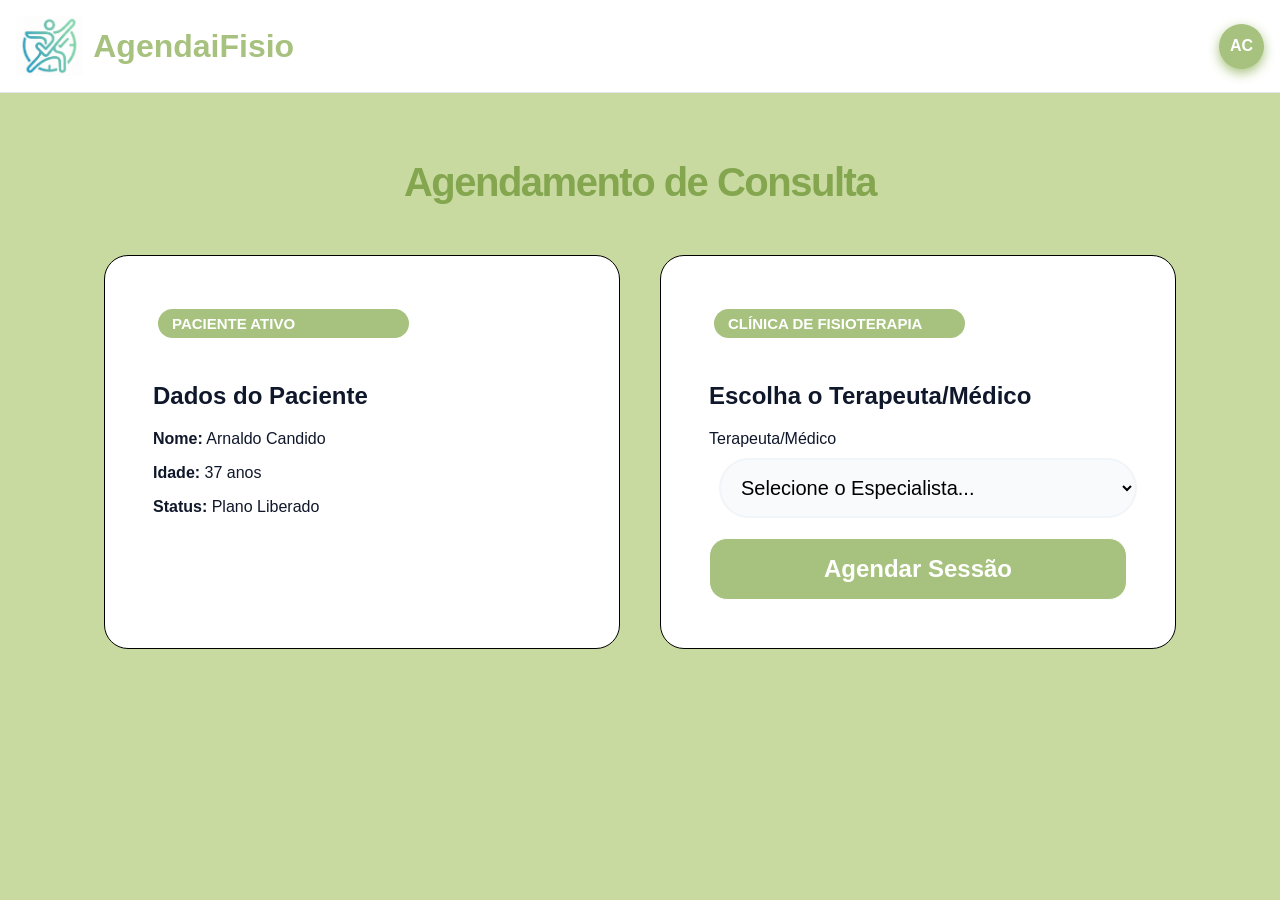
<file: ClinicaProject/src/Clinica.Web/Tela de Agendamento/index.html>
<!DOCTYPE html>
<html lang="pt-br">
<head>
    <meta charset="UTF-8">
    <meta name="viewport" content="width=device-width, initial-scale=1.0">
    <title>Agendar Sessão - AgendaiFisio</title>
    <link rel="stylesheet" href="index.css">
    <link rel="stylesheet" href="responsive.css">
</head>
<body>

    <!-- Header com Menu de Conta -->
    <header class="navbar">
        <div class="logo" >
            <img src="Logo.png" alt="logo" class="logo-site">
            <h1>AgendaiFisio</h1>
        </div>
        
        <div class="perfil-container" id="perfilMenu">
            <div class="avatar">AC</div>
            <div class="dropdown-conta">
                <div class="user-header">
                    <strong>Arnaldo Candido</strong>
                    <span>arnaldocandido@email.com</span>
                </div>
                <hr>
                <a href="TelaPaciente.html">👤 Ver Meu Perfil</a>
                <a href="../Tela Consulta Paciente/TelaPaciente.html">📅 Minhas Consultas</a>
                <a href="../tela de login/login.html" class="logout">🚪 Sair</a>
            </div>
        </div>
    </header>

    <main class="container-agendamento">
        <h1 class="titulo-sessao">Agendamento de Consulta</h1>

        <div class="cards-grid">
            <!-- Card Informativo do Paciente -->
            <article class="card-moderno card-paciente">
                <span class="badge">Paciente Ativo</span>
                <h2>Dados do Paciente</h2>
                <div class="info-paciente">
                    <p><strong>Nome:</strong> Arnaldo Candido</p>
                    <p><strong>Idade:</strong> 37 anos</p>
                    <p><strong>Status:</strong> Plano Liberado</p>
                </div>
            </article>

            <!-- Card de Escolha de Profissional -->
            <article class="card-moderno card-fisioterapeuta">
                <span class="badge">Clínica de Fisioterapia</span>
                <h2>Escolha o Terapeuta/Médico</h2>
                
                <div class="campo-selecao">
                    <label for="selectFisio">Terapeuta/Médico</label>
                    <select id="selectFisio" class="select-premium">
                        <option value="" disabled selected>Selecione o Especialista...</option>
                        <option value="Dr. Davi Vinciaqui (Esportiva)">Dr. Davi Vinciaqui (Esportiva)</option>
                        <option value="Dra. Ana Caroline (Reabilitação)">Dra. Ana Caroline (Reabilitação)</option>
                        <option value="Dr. Adolfo Martins (Osteopatia)">Dr. Adolfo Martins (Osteopatia)</option>
                    </select>
                </div>

                <button id="btnAgendar" class="btn-agendar-main">Agendar Sessão</button>
            </article>
        </div>
    </main>

    <!-- POPUP 1: MARCAR HORÁRIO -->
    <dialog id="modalAgenda" class="modal-moderno">
        <div class="modal-header">
            <h2>Marcar Horário</h2>
            <!-- Clique no X agora fecha o modal corretamente -->
            <button class="btn-fechar-x" type="button" onclick="this.closest('dialog').close()">×</button>
        </div>
        <div class="modal-body">
            <div id="erroModal" class="mensagem-error-modal" style="display: none; background: #fee2e2; color: #dc2626; padding: 10px; border-radius: 8px; margin-bottom: 15px;">
                <span id="textoErroModal">⚠️ Por favor, escolha a data e o horário.</span>
            </div>

            <div class="passo">
                <label>Especialista Confirmado</label>
                <input type="text" id="modalEspecialista" class="input-premium" readonly style="background: #f1f5f9; cursor: not-allowed;">
            </div>
            <div class="passo">
                <label>Escolha o Dia</label>
                <!-- onkeydown="return false" impede digitar a data manualmente -->
                <input type="date" id="modalData" class="input-premium" onkeydown="return false" required>
            </div>
            <div class="passo">
                <label>Horários Disponíveis</label>
                <div id="gridHorarios" class="horarios-grid">
                    <!-- Gerado via JS -->
                </div>
            </div>

            <button id="btnConfirmarAgendamento" class="btn-confirmar-full" type="button">Confirmar Agendamento</button>
        </div>
    </dialog>

    <!-- POPUP 2: SUCESSO -->
    <dialog id="modalSucesso" class="modal-moderno">
        <div class="modal-body-centralizado">
            
            <h2>Agendado com Sucesso!</h2>
            <p>Confira os detalhes da sua sessão:</p>
            
            <div class="resumo-agendamento" style="background: #f8fafc; padding: 20px; border-radius: 16px; margin: 20px 0; text-align: left; border: 1px solid #e2e8f0;">
                <p style="margin: 5px 0;"><strong>Profissional:</strong> <span id="resumoMedico">--</span></p>
                <p style="margin: 5px 0;"><strong>Data:</strong> <span id="resumoData">--</span></p>
                <p style="margin: 5px 0;"><strong>Horário:</strong> <span id="resumoHora">--</span></p>
            </div>

            <button id="btnProximoPasso" class="btn-confirmar-full" type="button">Continuar</button>
        </div>
    </dialog>

    <!-- POPUP 1.5: FORMULÁRIO DE SINTOMAS (TRIAGEM) -->
    <dialog id="modalTriagem" class="modal-moderno">
        <div class="modal-header">
            <h2>📋 Conte-nos o que sente</h2>
            <button class="btn-fechar-x" type="button" onclick="this.closest('dialog').close()">×</button>
        </div>
        <div class="modal-body">
            <!-- DIV DE ERRO ADICIONADA AQUI -->
            <div id="erroTriagem" class="mensagem-error-modal" style="display: none; background: #fee2e2; color: #dc2626; padding: 10px; border-radius: 8px; margin-bottom: 15px;">
                <span id="textoErroTriagem">⚠️ Por favor, descreva seus sintomas.</span>
            </div>

            <p style="color: #64748b; margin-bottom: 15px;">Essas informações ajudam o especialista a se preparar para sua consulta.</p>
            
            <div class="passo">
                <div class="campo-selecao">
                    <label for="tiposSintomas">Sintomas</label>
                    <textarea class="area-digitacao" placeholder="Descreva seus sintomas para agilizar no atendimento."></textarea>
                </div>
            </div>
            <button id="btnFinalizarTriagem" class="btn-confirmar-full" type="button" style="margin-top: 10px;">Salvar e Confirmar Agendamento</button>
        </div>
    </dialog>


    <!-- POPUP 3: NAVEGAÇÃO PÓS-AGENDAMENTO -->
    <dialog id="modalNavegacao" class="modal-moderno">
        <div class="modal-body-centralizado">
            <div class="icon-pergunta" style="font-size: 4rem; margin-bottom: 1rem;">📅</div>
            <h2>O que deseja fazer?</h2>
            <p>Seu agendamento foi salvo com segurança.</p>
            
            <div class="botoes-duplos" style="display: flex; flex-direction: column; gap: 10px; margin-top: 20px;">
                <a href="../Tela Consulta Paciente/TelaPaciente.html" class="btn-confirmar-full" style="text-decoration: none; text-align: center;">Sim, ver minhas consultas</a>
                <button onclick="location.reload()" class="btn-outline-full" type="button" style="padding: 15px; border-radius: 12px; border: 2px solid #e2e8f0; background: none; cursor: pointer; font-weight: bold;">Agendar outra sessão</button>
            </div>
        </div>
    </dialog>

    <!-- TOAST DE ERRO TELA PRINCIPAL -->
    <div id="toastErro" class="toast-erro">
        <span id="msgErro">⚠️ Selecione um especialista antes de agendar.</span>
    </div>

    <script src="mobile.js"></script>
    <script src="index.js"></script>
</body>
</html>
</file>
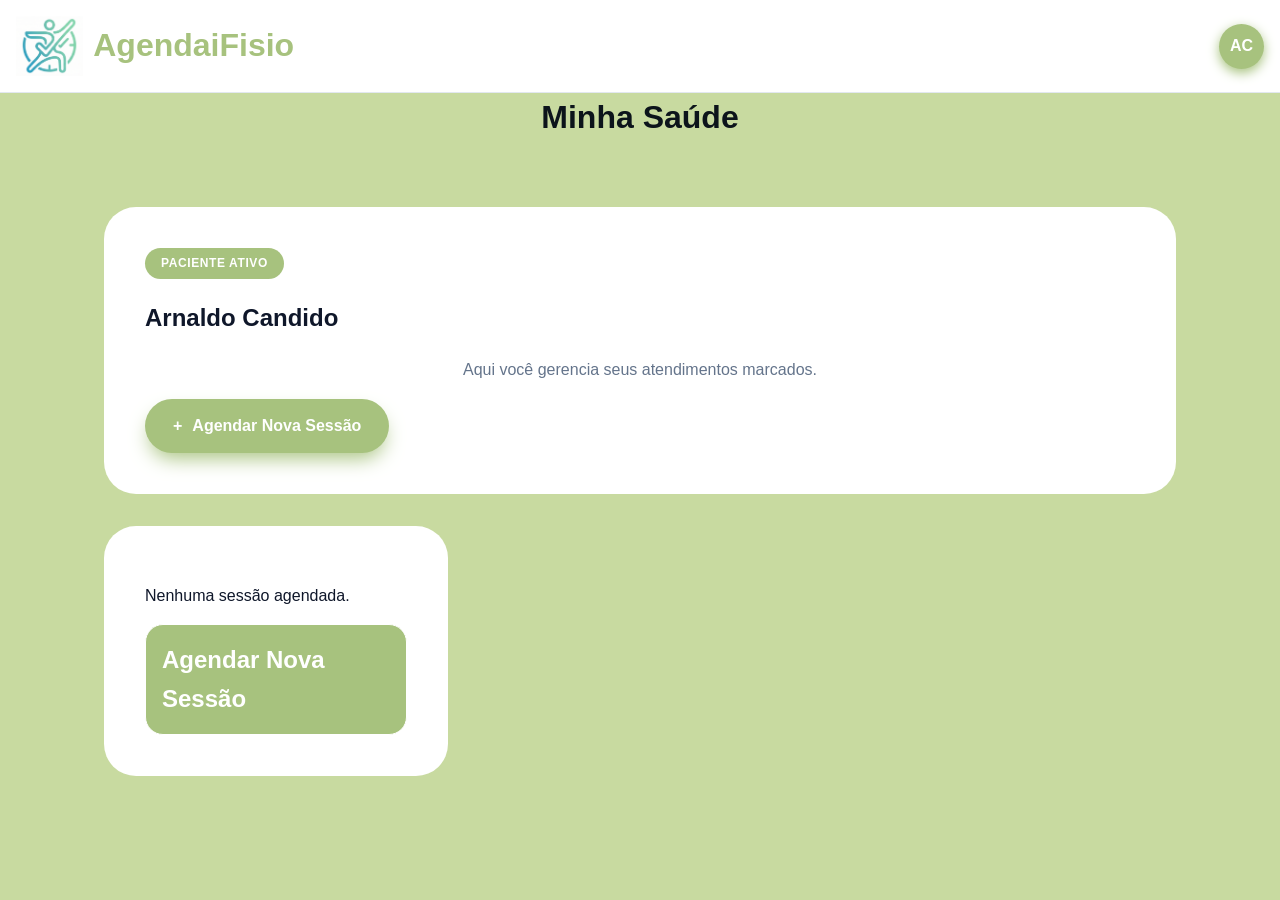
<file: ClinicaProject/src/Clinica.Web/Tela Consulta Paciente/TelaPaciente.html>
<!DOCTYPE html>
<html lang="pt-br">
<head>
    <meta charset="UTF-8">
    <meta name="viewport" content="width=device-width, initial-scale=1.0">
    <link rel="stylesheet" href="../Tela de Agendamento/index.css">
    <link rel="stylesheet" href="TelaPaciente.css">
    <link rel="stylesheet" href="responsive.css">
    <title>Minha Saúde - AgendaiFisio</title>
</head>
<body>

    
    <header class="navbar">
        <div class="logo"><img src="../Tela de Agendamento/Logo.png" alt="Logo AgendaiFisio">AgendaiFisio</div>
        
        <div class="perfil-container" id="perfilMenu">
            <div class="avatar">AC</div>
            <div class="dropdown-conta">
                <div class="user-header">
                    <strong>Arnaldo Candido</strong>
                    <span>arnaldocandido@email.com</span>
                </div>
                <hr>
                <a href="../Tela de Agendamento/TelaPaciente.html">👤 Ver meu Perfil</a>
                <a href="TelaPaciente.html">📅 Minhas Consultas</a>
                <a href="../tela de login/login.html" class="logout">🚪 Sair</a>
            </div>
        </div>
    </header>

    <h1 class="minhaSaude">Minha Saúde</h1>

    <main class="container-agendamento">
        <article class="card-moderno card-perfil-paciente">
            <span class="paciente-ativo">Paciente Ativo</span>
            <h2 class="nome-paciente">Arnaldo Candido</h2>
            <p class="subtitulo-paciente">Aqui você gerencia seus atendimentos marcados.</p>
            <div id="areaAtalho" class="atalho-agendamento">
                <a href="../Tela de Agendamento/index.html" class="btn-agendar-atalho"><span>+</span> Agendar Nova Sessão</a>
            </div>
        </article>

            <div id="listaConsultas" class="cards-grid">
    <!-- O JavaScript vai inserir os cards aqui antes ou depois deste ID -->
            <div id="statusConsultaVazio" class="card-moderno card-vazio">
        <p class="msg-vazio">Nenhuma sessão agendada.</p>
        <a href="../Tela de Agendamento/index.html" class="btn-agendar-main">Agendar Nova Sessão</a>
    </div>
</div>
    </main>

    <dialog id="modalAvisoCancel" class="modal-moderno">
        <div class="modal-content">
            <div class="modal-icon">⚠️</div>
            <h3 class="modal-titulo-erro">Desmarcar Sessão?</h3>
            <p class="modal-subtitulo">Essa ação não pode ser desfeita. Deseja realmente cancelar?</p>

            <div class="botoes-duplos-stack">
                <button id="confirmarCancelamento" class="btn-confirmar-full btn-perigo">Sim, Desmarcar Sessão</button>
               <button type="button" 
                onclick="this.closest('dialog').close()" 
                class="btn-outline-full">
                Não, Manter Consulta/Sessão
                </button>
            </div>
        </div>
    </dialog>
    <dialog id="modalVerSintomas" class="modal-moderno">
    <div class="modal-header">
        <h2>📋 Meus Sintomas</h2>
        <button class="btn-fechar-x" type="button" onclick="this.closest('dialog').close()">×</button>
    </div>
    <div class="modal-body">
        <div class="caixa-sintomas-view" id="textoSintomasPaciente" style="background: #f1f5f9; padding: 15px; border-radius: 12px; color: #475569; line-height: 1.5;">
            <!-- Texto injetado aqui -->
        </div>
        <button onclick="this.closest('dialog').close()" class="btn-confirmar-full" style="margin-top: 20px;">Fechar</button>
    </div>
</dialog>


    <script src="mobile.js"></script>
    <script src="TelaPaciente.js"></script>
</body>
</html>
</file>
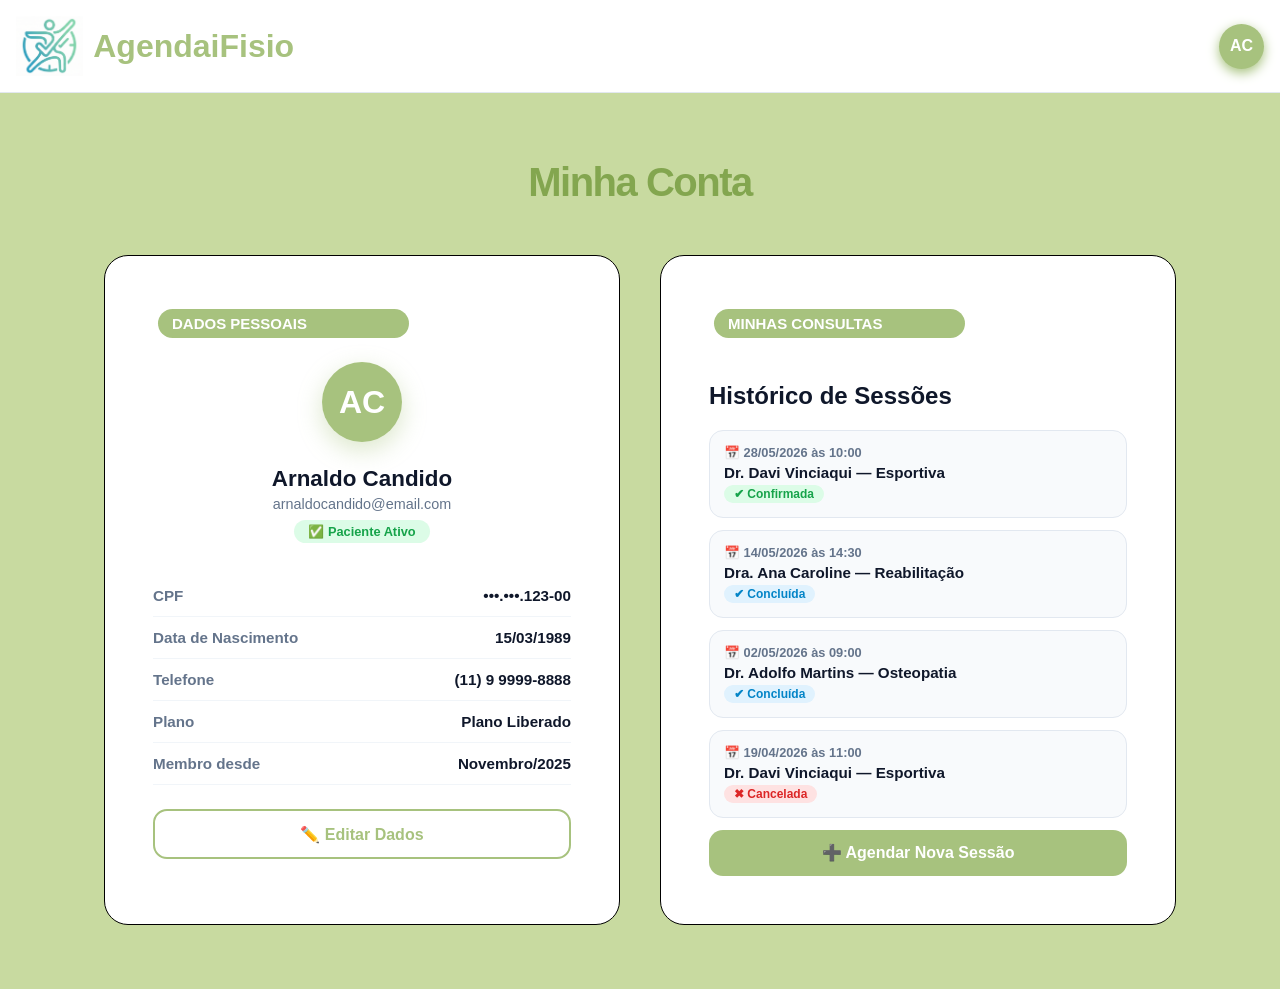
<file: ClinicaProject/src/Clinica.Web/Tela de Agendamento/TelaPaciente.html>
<!DOCTYPE html>
<html lang="pt-br">
<head>
    <meta charset="UTF-8">
    <meta name="viewport" content="width=device-width, initial-scale=1.0">
    <title>Meu Perfil - AgendaiFisio</title>
    <link rel="stylesheet" href="index.css">
    <link rel="stylesheet" href="responsive.css">
    <style>
        /* ── Estilos adicionais para a página de perfil ── */
        .info-row {
            display: flex;
            justify-content: space-between;
            align-items: center;
            padding: 12px 0;
            border-bottom: 1px solid #f1f5f9;
            font-size: 0.95rem;
        }
        .info-row:last-child { border-bottom: none; }
        .info-row span:first-child { color: var(--texto-muted); font-weight: 600; }
        .info-row span:last-child { color: var(--texto); font-weight: 700; }

        .avatar-grande {
            width: 80px; height: 80px;
            background: var(--brand);
            color: white;
            border-radius: 50%;
            display: grid; place-items: center;
            font-size: 2rem;
            font-weight: 900;
            margin: 0 auto 1.5rem;
            box-shadow: 0 8px 24px rgba(167,194,126,0.4);
        }

        .card-perfil-header {
            text-align: center;
            margin-bottom: 2rem;
        }
        .card-perfil-header h2 { margin: 0 0 0.25rem; font-size: 1.4rem; }
        .card-perfil-header p { margin: 0; color: var(--texto-muted); font-size: 0.9rem; }

        .tag-status {
            display: inline-block;
            background: #dcfce7;
            color: #16a34a;
            border-radius: 100px;
            padding: 4px 14px;
            font-size: 0.8rem;
            font-weight: 700;
            margin-top: 0.5rem;
        }

        .consulta-item {
            display: flex;
            flex-direction: column;
            gap: 4px;
            padding: 14px;
            border-radius: 14px;
            background: #f8fafc;
            border: 1px solid #e2e8f0;
            margin-bottom: 12px;
            transition: var(--transition);
        }
        .consulta-item:hover { border-color: var(--brand); background: #fff; }
        .consulta-item .consulta-data { font-size: 0.8rem; color: var(--texto-muted); font-weight: 600; }
        .consulta-item .consulta-medico { font-weight: 800; color: var(--texto); font-size: 0.95rem; }
        .consulta-item .consulta-status {
            display: inline-block;
            padding: 2px 10px;
            border-radius: 100px;
            font-size: 0.75rem;
            font-weight: 700;
            width: fit-content;
        }
        .status-confirmada { background: #dcfce7; color: #16a34a; }
        .status-concluida  { background: #e0f2fe; color: #0284c7; }
        .status-cancelada  { background: #fee2e2; color: #dc2626; }

        .empty-state {
            text-align: center;
            color: var(--texto-muted);
            padding: 2rem 0;
            font-size: 0.9rem;
        }
        .empty-state span { font-size: 2.5rem; display: block; margin-bottom: 0.5rem; }

        .btn-editar {
            width: 100%;
            padding: 0.85rem;
            margin-top: 1.5rem;
            border-radius: 14px;
            border: 2px solid var(--brand);
            background: transparent;
            color: var(--brand);
            font-weight: 800;
            font-size: 1rem;
            cursor: pointer;
            transition: var(--transition);
        }
        .btn-editar:hover { background: var(--brand); color: white; }

        .btn-agendar-link {
            width: 100%;
            padding: 0.85rem;
            margin-top: 0.75rem;
            border-radius: 14px;
            border: none;
            background: var(--brand);
            color: white;
            font-weight: 800;
            font-size: 1rem;
            cursor: pointer;
            transition: var(--transition);
            text-decoration: none;
            display: flex;
            justify-content: center;
            align-items: center;
            gap: 8px;
        }
        .btn-agendar-link:hover { filter: brightness(1.1); transform: scale(1.02); }
    </style>
</head>
<body>

    <!-- Header com Menu de Conta (idêntico ao index.html) -->
    <header class="navbar">
        <div class="logo">
            <img src="Logo.png" alt="logo" class="logo-site">
            <h1>AgendaiFisio</h1>
        </div>

        <div class="perfil-container" id="perfilMenu">
            <div class="avatar">AC</div>
            <div class="dropdown-conta">
                <div class="user-header">
                    <strong>Arnaldo Candido</strong>
                    <span>arnaldocandido@email.com</span>
                </div>
                <hr>
                <a href="TelaPaciente.html">👤 Ver Meu Perfil</a>
                <a href="../Tela Consulta Paciente/TelaPaciente.html">📅 Minhas Consultas</a>
                <a href="../tela de login/login.html" class="logout">🚪 Sair</a>
            </div>
        </div>
    </header>

    <main class="container-agendamento">
        <h1 class="titulo-sessao">Minha Conta</h1>

        <div class="cards-grid">

            <!-- Card 1: Dados Pessoais -->
            <article class="card-moderno card-paciente">
                <span class="badge">Dados Pessoais</span>

                <div class="card-perfil-header">
                    <div class="avatar-grande">AC</div>
                    <h2>Arnaldo Candido</h2>
                    <p>arnaldocandido@email.com</p>
                    <span class="tag-status">✅ Paciente Ativo</span>
                </div>

                <div class="info-row">
                    <span>CPF</span>
                    <span>•••.•••.123-00</span>
                </div>
                <div class="info-row">
                    <span>Data de Nascimento</span>
                    <span>15/03/1989</span>
                </div>
                <div class="info-row">
                    <span>Telefone</span>
                    <span>(11) 9 9999-8888</span>
                </div>
                <div class="info-row">
                    <span>Plano</span>
                    <span>Plano Liberado</span>
                </div>
                <div class="info-row">
                    <span>Membro desde</span>
                    <span>Novembro/2025</span>
                </div>

                <button class="btn-editar">✏️ Editar Dados</button>
            </article>

            <!-- Card 2: Minhas Consultas -->
            <article class="card-moderno card-fisioterapeuta">
                <span class="badge">Minhas Consultas</span>
                <h2>Histórico de Sessões</h2>

                <!-- Próxima consulta -->
                <div class="consulta-item">
                    <span class="consulta-data">📅 28/05/2026 às 10:00</span>
                    <span class="consulta-medico">Dr. Davi Vinciaqui — Esportiva</span>
                    <span class="consulta-status status-confirmada">✔ Confirmada</span>
                </div>

                <!-- Consultas passadas -->
                <div class="consulta-item">
                    <span class="consulta-data">📅 14/05/2026 às 14:30</span>
                    <span class="consulta-medico">Dra. Ana Caroline — Reabilitação</span>
                    <span class="consulta-status status-concluida">✔ Concluída</span>
                </div>

                <div class="consulta-item">
                    <span class="consulta-data">📅 02/05/2026 às 09:00</span>
                    <span class="consulta-medico">Dr. Adolfo Martins — Osteopatia</span>
                    <span class="consulta-status status-concluida">✔ Concluída</span>
                </div>

                <div class="consulta-item">
                    <span class="consulta-data">📅 19/04/2026 às 11:00</span>
                    <span class="consulta-medico">Dr. Davi Vinciaqui — Esportiva</span>
                    <span class="consulta-status status-cancelada">✖ Cancelada</span>
                </div>

                <a href="index.html" class="btn-agendar-link">➕ Agendar Nova Sessão</a>
            </article>

        </div>
    </main>

    <script src="mobile.js"></script>
</body>
</html>
</file>
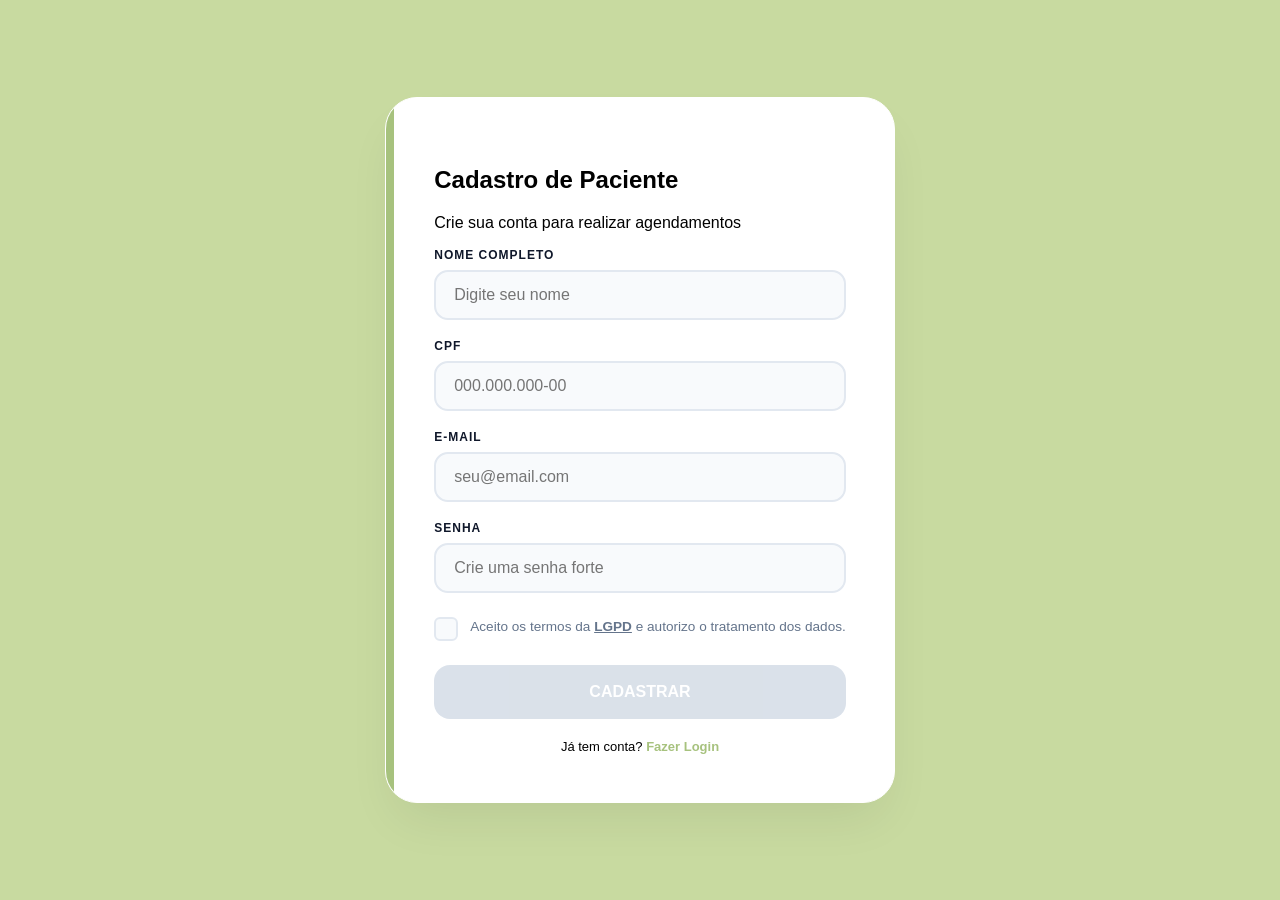
<file: ClinicaProject/src/Clinica.Web/Tela de Cadastro/cadastroPaciente.html>
<!DOCTYPE html>
<html lang="pt-br">
<head>
    <meta charset="UTF-8">
    <meta name="viewport" content="width=device-width, initial-scale=1.0">
    <title>Cadastro Paciente - Sistema de Agendamento</title>
    <link rel="stylesheet" href="teladecadastro.css">
    <link rel="stylesheet" href="responsive.css">
</head>
<body>

    <div class="auth-card">
        <form class="auth-box">
            <h2>Cadastro de Paciente</h2>
            <p>Crie sua conta para realizar agendamentos</p>

            <div class="input-group">
                <label for="nomeCadastro">Nome Completo</label>
                <input type="text" id="nomeCadastro" placeholder="Digite seu nome" class="input-estilizado" required>
            </div>

            <div class="input-group">
                <label for="cpfCadastro">CPF</label>
                <input type="text" id="cpfCadastro" pattern="\d{3}\.\d{3}\.\d{3}-\d{2}"  placeholder="000.000.000-00" maxlength="14" class="input-estilizado" required>
            </div>

            <div class="input-group">
                <label for="emailCadastro">E-mail</label>
                <input type="email" id="emailCadastro" placeholder="seu@email.com" class="input-estilizado" required>
            </div>

            <div class="input-group">
                <label for="senhaCadastro">Senha</label>
                <input type="password"  id="senhaCadastro" placeholder="Crie uma senha forte" class="input-estilizado">
            </div>

                <label class="lgpd-container">
                    <input type="checkbox" id="checkLGPD">
                    <span class="checkmark"></span>
                    <span class="lgpd-text">
                        Aceito os termos da <a href="lgpd.html" target="_blank"
                            style="cursor: pointer; text-decoration: underline; color: var(--primaria); font-weight: bold;">LGPD</a> e
                        autorizo o tratamento dos dados.
                    </span>
                </label>

            <button type="button" id="btnCadastrar" class="btn-auth" disabled>CADASTRAR</button>

            <dialog id="modalSucessoCadastro" class="modal-moderno">
                <h2>Cadastro com Sucesso</h2>
                <p>Seu cadastro foi realizado com sucesso! Seja bem vindo ao nosso sistema.</p>
                <button id="btnRedirecionar" class="btn-auth" href="../tela de login/login.html">Voltar ao Login</button>
            </dialog>
            <!-- NOVO: MODAL DE ERRO -->
            <dialog id="mnodalErro" class="modal-erro">
                <h2 style="color: #d32f2f;">Ops! Algo deu errado</h2>
                <p id="mensagemErro">Verifique os dados preenchidos.</p>
                <button onclick="this.closest('dialog').close()" class="btn-auth">Tentar Novamente</button>
            </dialog>
            
            <div class="auth-footer" style="margin-top: 20px; font-size: 13px;">
                <span>Já tem conta? <a href="../tela de login/login.html" style="color: #A7C27E; text-decoration: none; font-weight: bold;">Fazer Login</a></span>
            </div>
        </form>
    </div>

    <script src="mobile.js"></script>
    <script src="cadastro.js"></script>
</body>
</html>
</file>
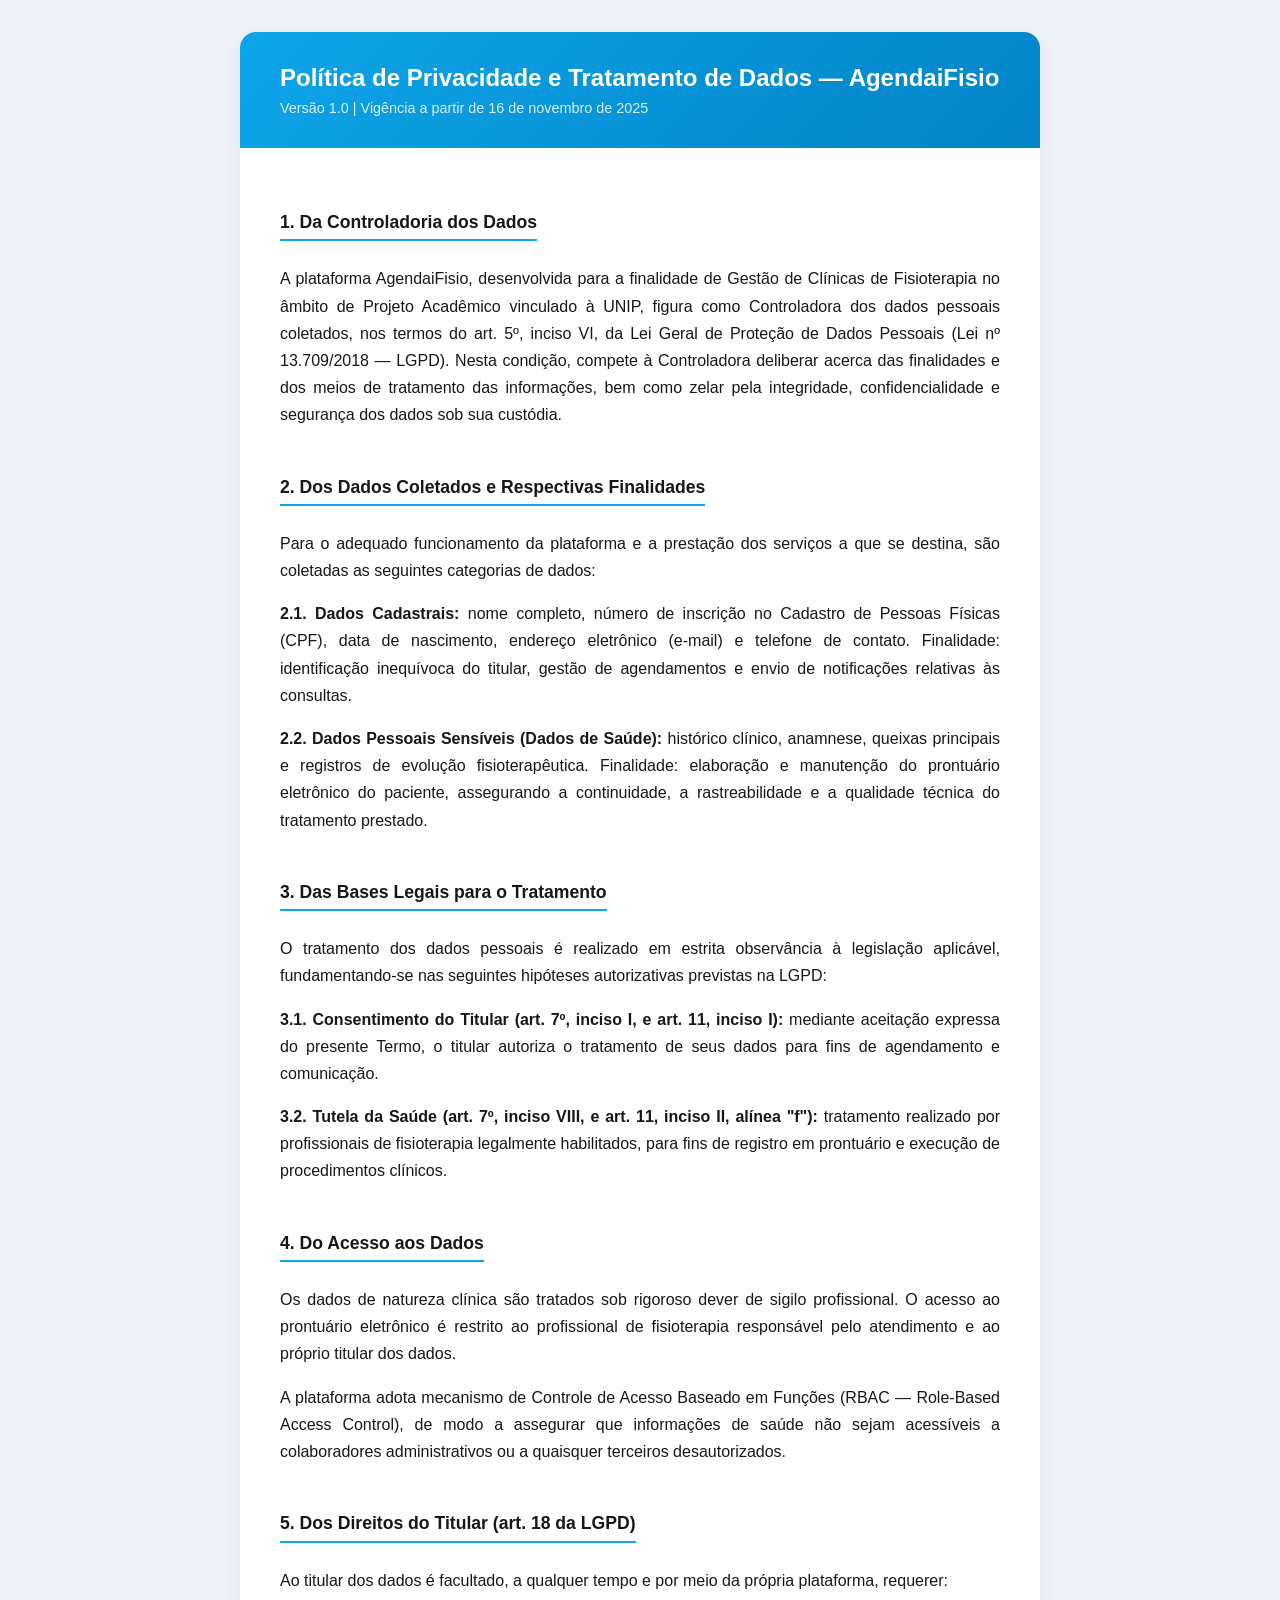
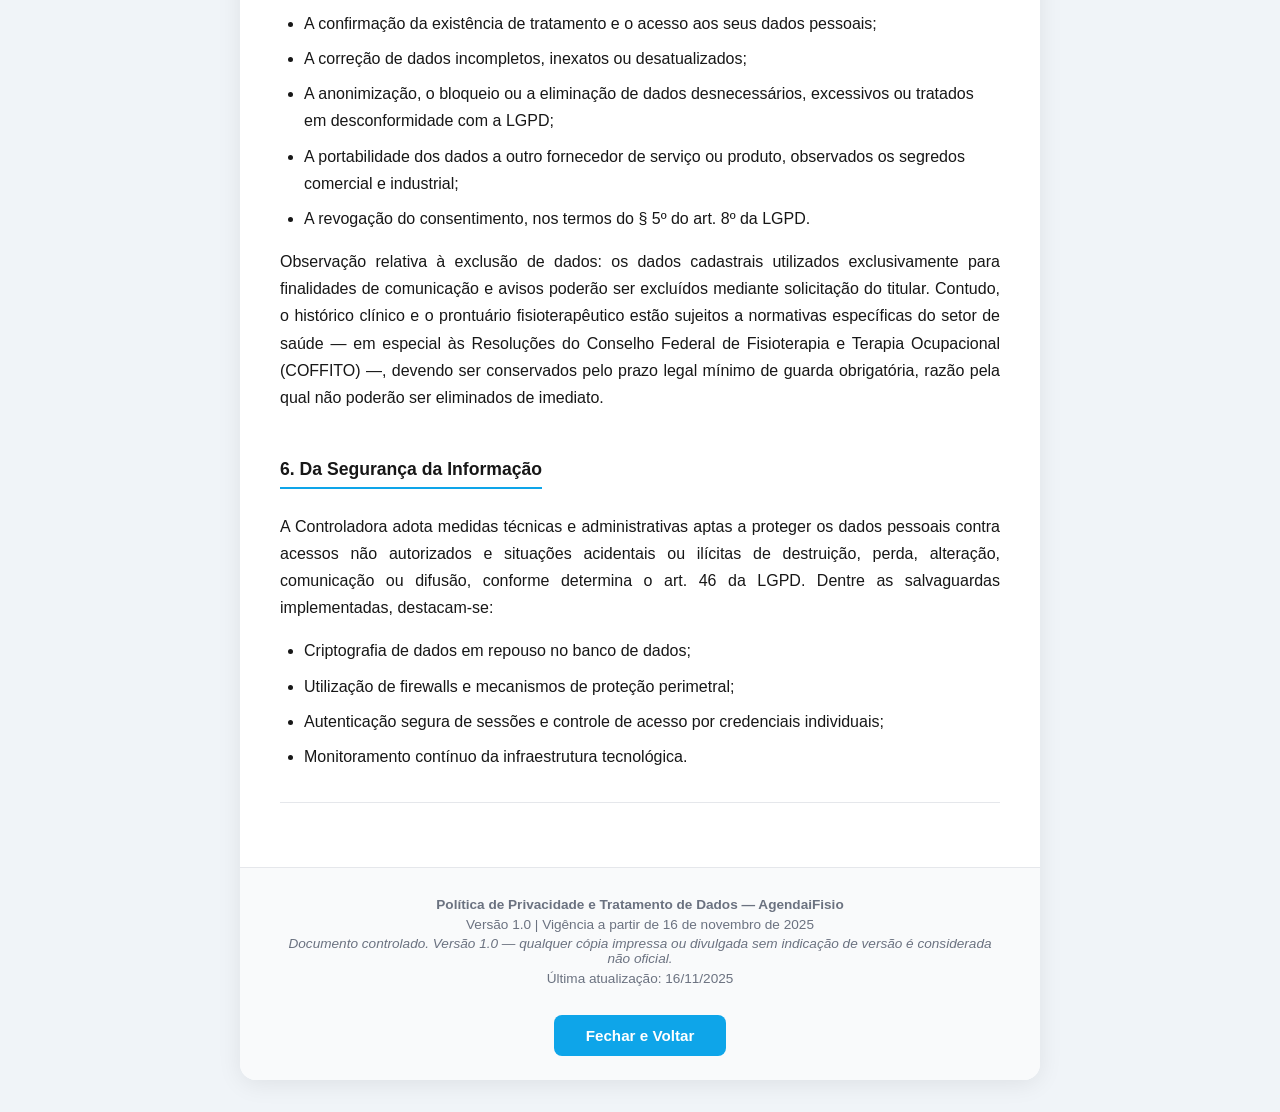
<file: ClinicaProject/src/Clinica.Web/Tela de Cadastro/lgpd.html>
<!DOCTYPE html>
<html lang="pt-br">

<head>
    <meta charset="UTF-8">
    <meta name="viewport" content="width=device-width, initial-scale=1.0">
    <title>Política de Privacidade — AgendaiFisio</title>
    <link rel="stylesheet" href="teladecadastro.css">
    <style>
        body {
            background-color: #f0f4f8;
            margin: 0;
            padding: 0;
            font-family: 'Inter', 'Segoe UI', sans-serif;
        }

        .lgpd-page {
            max-width: 800px;
            margin: 2rem auto;
            background-color: #ffffff;
            color: #171717;
            border-radius: 16px;
            box-shadow: 0 4px 24px rgba(0, 0, 0, 0.08);
            overflow: hidden;
        }

        .lgpd-page-header {
            background: linear-gradient(135deg, var(--primaria, #0ea5e9), var(--primaria-escura, #0284c7));
            color: #ffffff;
            padding: 2rem 2.5rem;
        }

        .lgpd-page-header h1 {
            margin: 0;
            font-size: 1.5rem;
            font-weight: 700;
        }

        .lgpd-page-header p {
            margin: 0.5rem 0 0;
            opacity: 0.85;
            font-size: 0.9rem;
            color: #ffffff;
        }

        .lgpd-page-body {
            padding: 2rem 2.5rem;
        }

        .lgpd-page-body h3 {
            color: #171717;
            font-size: 1.1rem;
            margin-top: 2rem;
            margin-bottom: 0.5rem;
            padding-bottom: 0.4rem;
            border-bottom: 2px solid var(--primaria, #0ea5e9);
            display: inline-block;
        }

        .lgpd-page-body p {
            color: #171717;
            line-height: 1.7;
            margin-bottom: 1rem;
            text-align: justify;
        }

        .lgpd-page-body ul {
            color: #171717;
            padding-left: 1.5rem;
            margin-bottom: 1rem;
        }

        .lgpd-page-body li {
            color: #171717;
            line-height: 1.7;
            margin-bottom: 0.5rem;
        }

        .lgpd-page-body strong {
            color: #171717;
        }

        .lgpd-page-body hr {
            margin: 2rem 0;
            border: none;
            border-top: 1px solid #e5e7eb;
        }

        .lgpd-page-footer {
            background-color: #f9fafb;
            padding: 1.5rem 2.5rem;
            border-top: 1px solid #e5e7eb;
            text-align: center;
        }

        .lgpd-page-footer p {
            color: #6b7280;
            font-size: 0.85rem;
            margin: 0.3rem 0;
        }

        .btn-voltar {
            display: inline-block;
            margin-top: 1.5rem;
            padding: 12px 32px;
            background-color: var(--primaria, #0ea5e9);
            color: #ffffff;
            text-decoration: none;
            border-radius: 8px;
            font-weight: 600;
            font-size: 0.95rem;
            transition: background-color 0.2s;
        }

        .btn-voltar:hover {
            background-color: var(--primaria-escura, #0284c7);
        }
    </style>
</head>

<body>
    <div class="lgpd-page">
        <div class="lgpd-page-header">
            <h1>Política de Privacidade e Tratamento de Dados — AgendaiFisio</h1>
            <p>Versão 1.0 | Vigência a partir de 16 de novembro de 2025</p>
        </div>

        <div class="lgpd-page-body">
            <h3>1. Da Controladoria dos Dados</h3>
            <p>A plataforma AgendaiFisio, desenvolvida para a finalidade de Gestão de Clínicas de
                Fisioterapia no âmbito de Projeto Acadêmico vinculado à UNIP, figura como Controladora dos
                dados pessoais coletados, nos termos do art. 5º, inciso VI, da Lei Geral de Proteção de
                Dados Pessoais (Lei nº 13.709/2018 — LGPD). Nesta condição, compete à Controladora deliberar
                acerca das finalidades e dos meios de tratamento das informações, bem como zelar pela
                integridade, confidencialidade e segurança dos dados sob sua custódia.</p>

            <h3>2. Dos Dados Coletados e Respectivas Finalidades</h3>
            <p>Para o adequado funcionamento da plataforma e a prestação dos serviços a que se destina, são
                coletadas as seguintes categorias de dados:</p>
            <p><strong>2.1. Dados Cadastrais:</strong> nome completo, número de inscrição no Cadastro de
                Pessoas Físicas (CPF), data de nascimento, endereço eletrônico (e-mail) e telefone de
                contato. Finalidade: identificação inequívoca do titular, gestão de agendamentos e envio de
                notificações relativas às consultas.</p>
            <p><strong>2.2. Dados Pessoais Sensíveis (Dados de Saúde):</strong> histórico clínico, anamnese,
                queixas principais e registros de evolução fisioterapêutica. Finalidade: elaboração e
                manutenção do prontuário eletrônico do paciente, assegurando a continuidade, a
                rastreabilidade e a qualidade técnica do tratamento prestado.</p>

            <h3>3. Das Bases Legais para o Tratamento</h3>
            <p>O tratamento dos dados pessoais é realizado em estrita observância à legislação aplicável,
                fundamentando-se nas seguintes hipóteses autorizativas previstas na LGPD:</p>
            <p><strong>3.1. Consentimento do Titular (art. 7º, inciso I, e art. 11, inciso I):</strong>
                mediante aceitação expressa do presente Termo, o titular autoriza o tratamento de seus dados
                para fins de agendamento e comunicação.</p>
            <p><strong>3.2. Tutela da Saúde (art. 7º, inciso VIII, e art. 11, inciso II, alínea
                    "f"):</strong> tratamento realizado por profissionais de fisioterapia legalmente
                habilitados, para fins de registro em prontuário e execução de procedimentos clínicos.</p>

            <h3>4. Do Acesso aos Dados</h3>
            <p>Os dados de natureza clínica são tratados sob rigoroso dever de sigilo profissional. O acesso
                ao prontuário eletrônico é restrito ao profissional de fisioterapia responsável pelo
                atendimento e ao próprio titular dos dados.</p>
            <p>A plataforma adota mecanismo de Controle de Acesso Baseado em Funções (RBAC — Role-Based
                Access Control), de modo a assegurar que informações de saúde não sejam acessíveis a
                colaboradores administrativos ou a quaisquer terceiros desautorizados.</p>

            <h3>5. Dos Direitos do Titular (art. 18 da LGPD)</h3>
            <p>Ao titular dos dados é facultado, a qualquer tempo e por meio da própria plataforma,
                requerer:</p>
            <ul>
                <li>A confirmação da existência de tratamento e o acesso aos seus dados pessoais;</li>
                <li>A correção de dados incompletos, inexatos ou desatualizados;</li>
                <li>A anonimização, o bloqueio ou a eliminação de dados desnecessários, excessivos ou
                    tratados em desconformidade com a LGPD;</li>
                <li>A portabilidade dos dados a outro fornecedor de serviço ou produto, observados os
                    segredos comercial e industrial;</li>
                <li>A revogação do consentimento, nos termos do § 5º do art. 8º da LGPD.</li>
            </ul>
            <p>Observação relativa à exclusão de dados: os dados cadastrais utilizados exclusivamente para
                finalidades de comunicação e avisos poderão ser excluídos mediante solicitação do titular.
                Contudo, o histórico clínico e o prontuário fisioterapêutico estão sujeitos a normativas
                específicas do setor de saúde — em especial às Resoluções do Conselho Federal de
                Fisioterapia e Terapia Ocupacional (COFFITO) —, devendo ser conservados pelo prazo legal
                mínimo de guarda obrigatória, razão pela qual não poderão ser eliminados de imediato.</p>

            <h3>6. Da Segurança da Informação</h3>
            <p>A Controladora adota medidas técnicas e administrativas aptas a proteger os dados pessoais
                contra acessos não autorizados e situações acidentais ou ilícitas de destruição, perda,
                alteração, comunicação ou difusão, conforme determina o art. 46 da LGPD. Dentre as
                salvaguardas implementadas, destacam-se:</p>
            <ul>
                <li>Criptografia de dados em repouso no banco de dados;</li>
                <li>Utilização de firewalls e mecanismos de proteção perimetral;</li>
                <li>Autenticação segura de sessões e controle de acesso por credenciais individuais;</li>
                <li>Monitoramento contínuo da infraestrutura tecnológica.</li>
            </ul>

            <hr>
        </div>

        <div class="lgpd-page-footer">
            <p><strong>Política de Privacidade e Tratamento de Dados — AgendaiFisio</strong></p>
            <p>Versão 1.0 | Vigência a partir de 16 de novembro de 2025</p>
            <p><em>Documento controlado. Versão 1.0 — qualquer cópia impressa ou divulgada sem indicação de
                    versão é considerada não oficial.</em></p>
            <p>Última atualização: 16/11/2025</p>
            <a href="javascript:window.close()" class="btn-voltar" onclick="if(!window.close()){window.history.back();}">Fechar e Voltar</a>
        </div>
    </div>
</body>

</html>
</file>
<file: ClinicaProject/src/Clinica.Web/Tela de Agendamento/index.css>
/* ============================================================
   1. DESIGN SYSTEM & TOKENS
============================================================ */
:root {
    --brand: #A7C27E;
    --brand-soft: #A7C27E;
    --success: #22c55e;
    --error: #ff4d4d;
    --bg-app: #f8fafc;
    --branco: #ffffff;
    --texto: #0f172a;
    --texto-muted: #64748b;
    --radius: 24px;
    --transition: all 0.4s cubic-bezier(0.4, 0, 0.2, 1);
    --shadow-soft: 0 10px 30px -10px rgba(0, 0, 0, 0.05);
}

* {
    box-sizing: border-box;
}

/* ============================================================
   2. LAYOUT BASE & NAVBAR
============================================================ */
body {
    margin: 0;
    font-family: 'Inter', sans-serif;
    color: var(--texto);
    min-height: 100vh;
    background: #C8DAA0;
}

.navbar {
    padding: 1rem;
    display: flex;
    justify-content: space-between;
    align-items: center;
    background: white;
    backdrop-filter: blur(10px);
    border-bottom: 1px solid #e2e8f0;
    position: sticky;
    top: 0;
    z-index: 100;
}

.navbar:hover {
    font: white;
}

.logo {
    font-weight: 900;
    color: var(--brand);
    font-size: 2rem;
    text-decoration: none;
    display: flex;
    align-items: center;
    gap: 10px;
    mix-blend-mode: multiply;
}

h1 {
    display: flex;
    align-items: center;
    justify-content: center;
    width: 100%;
    height: 50px;
    padding: 0;
    margin: 0;
    mix-blend-mode: multiply;
    font-size: 2rem;
}

img {
    height: 60px;
    width: auto;
    mix-blend-mode: multiply;
}

/* MENU PERFIL (DROPDOWN ORGANIZADO) */
.perfil-container {
    position: relative;
    cursor: pointer;
}

.avatar {
    width: 45px;
    height: 45px;
    background: var(--brand);
    color: white;
    border-radius: 50%;
    display: grid;
    place-items: center;
    font-weight: 800;
    box-shadow: 0 4px 12px var(--brand-soft);
}

.dropdown-conta {
    position: absolute;
    top: 120%;
    right: 0;
    width: 260px;
    background: var(--branco);
    border-radius: 20px;
    box-shadow: 0 25px 50px -12px rgba(0, 0, 0, 0.15);
    padding: 1rem;
    /* Padding reduzido para os links encostarem nas bordas no hover */
    opacity: 0;
    visibility: hidden;
    transform: translateY(10px);
    transition: var(--transition);
    border: 1px solid #e2e8f0;
    color: var(--branco);
}

.perfil-container:hover .dropdown-conta {
    opacity: 1;
    visibility: visible;
    transform: translateY(0);
    color: var(--branco);
}

/* Informações do Usuário no Topo do Dropdown */
.user-header {
    padding: 0.5rem 0.5rem 1rem 0.5rem;
    display: flex;
    flex-direction: column;
}

.user-header strong {
    font-size: 1rem;
    color: var(--texto);
}

.user-header span {
    font-size: 0.85rem;
    color: var(--texto-muted);
}

.dropdown-conta hr {
    border: 0;
    border-top: 1px solid #f1f5f9;
    margin: 0.5rem 0;
}

/* Estilização dos Links do Menu */
.dropdown-conta a {
    display: flex;
    align-items: center;
    gap: 12px;
    padding: 12px 10px;
    color: var(--texto);
    text-decoration: none !important;
    /* Remove o sublinhado roxo */
    font-size: 0.95rem;
    font-weight: 600;
    border-radius: 12px;
    transition: 0.2s;
}

.dropdown-conta a:hover {
    background: var(--brand-soft);
    color: var(--branco);
}

/* Cor especial para o botão Sair */
.dropdown-conta a.logout {
    color: var(--error);
}

.dropdown-conta a.logout:hover {
    background: #fff5f5;
}

/* ============================================================
   3. CARDS DE AGENDAMENTO
============================================================ */
.container-agendamento {
    padding: 4rem;
    max-width: 1200px;
    margin: 0 auto;

}

.titulo-sessao {
    font-size: 2.5rem;
    font-weight: 900;
    text-align: center;
    margin-bottom: 3rem;
    letter-spacing: -1.5px;
    color: var(--brand);
}

.cards-grid {
    display: grid;
    grid-template-columns: repeat(auto-fit, minmax(350px, 1fr));
    gap: 2.5rem;
}

.card-moderno {
    background: var(--branco);
    padding: 3rem;
    border-radius: var(--radius);
    box-shadow: var(--brand-soft);
    border: 1px solid #000000;
    transition: var(--transition);
}

.card-moderno:hover {
    transform: translateY(-8px);
    box-shadow: 0 1px 15px var(--texto);
    border-color: var(--brand);
}

.badge {
    width: 60%;
    margin: 5px;
    background: var(--brand-soft);
    color: var(--branco);
    padding: 6px 14px;
    border-radius: 100px;
    font-size: 15px;
    font-weight: 800;
    text-transform: uppercase;
    display: inline-block;
    margin-bottom: 1.5rem;

}


/* ============================================================
   4. FORMULÁRIOS (INPUTS E BOTÕES)
============================================================ */
.select-premium,
.input-premium {
    width: 100%;
    margin: 10px;
    padding: 16px;
    border-radius: 30px;
    border: 2px solid #f1f5f9;
    background: #f8fafc;
    font-size: 20px;
    font-weight: 300;
    outline: none;
    transition: var(--transition);
}

.select-premium:focus,
.input-premium:focus {
    border-color: var(--brand);
    background: #fff;
}

.btn-agendar-main,
.btn-confirmar-full {
    width: 100%;
    padding: 1rem;
    margin-top: 10px;
    border-radius: 18px;
    border: 1px solid;
    background: var(--brand);
    color: white !important;
    font-weight: 800;
    font-size: 1.5rem;
    cursor: pointer;
    transition: var(--transition);
    text-decoration: #A7C27E;
    display: flex;
    justify-content: center;
    align-items: center;
}

.btn-agendar-main:hover,
.btn-confirmar-full:hover {
    transform: scale(1.02);
    filter: brightness(1.1);
}

.btn-outline-full {
    width: 100%;
    padding: 1rem;
    margin-top: 10px;
    border-radius: 18px;
    border: 2px solid #e2e8f0;
    background: transparent;
    color: var(--texto-muted) !important;
    font-weight: 700;
    cursor: pointer;
    transition: 0.3s;
    text-decoration: none;
    display: flex;
    justify-content: center;
    align-items: center;
}

/* ============================================================
   5. SISTEMA DE POPUPS (MODAIS)
============================================================ */
dialog::backdrop {
    background: rgba(15, 23, 42, 0.6);
    backdrop-filter: blur(10px);
    z-index: 999;
}

.modal-moderno {
    /* Ocupa no máximo 95% da altura da tela */
    /* Esconde qualquer barra de rolagem do modal */
    flex-direction: column;
    gap: 8px;
    max-width: 180px;

    padding-right: 5px;
    margin: 0;
    border: none;
    padding: 1.5rem;
    position: fixed;
    top: 50%;
    left: 50%;
    transform: translate(-50%, -50%);
    width: 90%;
    max-width: 480px;
    background: var(--branco);
    border-radius: 32px;
    box-shadow: 0 40px 100px -20px rgba(0, 0, 0, 0.3);
    z-index: 1000;
}

dialog[open].modal-moderno {
    animation: modalShow 0.4s cubic-bezier(0.34, 1.56, 0.64, 1);
}

.modal-header {
    display: flex;
    justify-content: space-between;
    align-items: center;
    margin-bottom: 2rem;
}

.modal-header h2 {
    font-size: 1.5rem;
    font-weight: 900;
    margin: 0;
}

.btn-fechar-x {
    all: unset;
    font-size: 1.8rem;
    cursor: pointer;
    color: var(--texto-muted);
    line-height: 1;
}

.horarios-grid {
    display: grid;
    grid-template-columns: repeat(3, 1fr);
    gap: 10px;
    margin-top: 10px;
}

.btn-hora {
    padding: 12px;
    border-radius: 12px;
    border: 1px solid #f1f5f9;
    background: #f8fafc;
    cursor: pointer;
    font-weight: 700;
    transition: 0.2s;
}

.btn-hora:hover {
    border-color: var(--brand);
}

.btn-hora.active {
    background: var(--brand);
    color: white;
    border-color: var(--brand);
}

.area-digitacao {
    width: 450px;
    height: 10rem;
    font-size: 20px;
    font-weight: bold;
    font-style: italic;
}

/* ============================================================
   6. FEEDBACKS (TOAST & ERROS)
============================================================ */
.toast-erro {
    position: fixed;
    top: 30px;
    left: 50%;
    opacity: 0;
    visibility: hidden;
    transform: translateX(-50%) translateY(-100px);
    background: var(--error);
    color: white;
    padding: 16px 32px;
    border-radius: 100px;
    font-weight: 700;
    box-shadow: 0 15px 30px rgba(255, 77, 77, 0.3);
    z-index: 10000;
    transition: all 0.5s cubic-bezier(0.68, -0.55, 0.27, 1.55);
}

.toast-erro.show {
    opacity: 1;
    visibility: visible;
    transform: translateX(-50%) translateY(0);
}

.mensagem-error-modal {
    position: relative;
    z-index: 1100;
    background: #fff5f5;
    color: var(--error);
    padding: 12px;
    border-radius: 12px;
    border: 1px solid #ffcccc;
    font-size: 0.85rem;
    font-weight: 700;
    margin-bottom: 15px;
    text-align: center;
}

@keyframes modalShow {
    from {
        opacity: 0;
        transform: translate(-50%, -48%) scale(0.96);
    }

    to {
        opacity: 1;
        transform: translate(-50%, -50%) scale(1);
    }
}

.shake {
    animation: shakeAnim 0.4s ease-in-out;
}

@keyframes shakeAnim {

    0%,
    100% {
        transform: translate(-50%, -50%) translateX(0);
    }

    25% {
        transform: translate(-50%, -50%) translateX(-8px);
    }

    75% {
        transform: translate(-50%, -50%) translateX(8px);
    }
}

footer button,
.body-footer-button {
    display: none !important;
}

/* Estilo para o botão de hora quando estiver bloqueado pelo terapeuta */
.btn-hora.ocupado {
    background: #f1f5f9 !important;
    color: #cbd5e1 !important;
    border: 1px dashed #cbd5e1 !important;
    cursor: not-allowed;
    opacity: 0.7;
}

/* Opcional: Feedback visual de erro no modal */
.shake {
    animation: shake 0.4s;
}

@keyframes shake {

    0%,
    100% {
        transform: translateX(0);
    }

    25% {
        transform: translateX(-5px);
    }

    75% {
        transform: translateX(5px);
    }
}

/* Disponível - Verde Moderno */
.btn-hora.disponivel {
    background: #f0fdf4 !important;
    color: #16a34a !important;
    border: 1px solid #bbf7d0 !important;
}

/* Bloqueado/Ocupado - Vermelho Moderno */
.btn-hora.ocupado {
    background: #fef2f2 !important;
    color: #ef4444 !important;
    border: 1px solid #fecaca !important;
    cursor: not-allowed;
}

/* Encerrado - Cinza Neutro */
.btn-hora.encerrado {
    background: #f1f5f9 !important;
    color: #94a3b8 !important;
    border: 1px solid #e2e8f0 !important;
    cursor: not-allowed;
}

/* Selecionado - Sua cor principal */
.btn-hora.active {
    background: var(--brand) !important;
    color: white !important;
    border-color: var(--brand) !important;
    transform: scale(1.05);
}

#sintomasPaciente {
    transition: border-color 0.3s ease;
}
</file>
<file: ClinicaProject/src/Clinica.Web/Tela de Agendamento/responsive.css>
/* ============================================================
   responsive.css - Estilos Responsivos Globais (AgendaiFisio)
   ============================================================ */

/* Cabeçalho superior visível apenas no Mobile */
.mobile-topbar {
    display: none;
}

/* Fundo escuro do menu móvel (backdrop) */
.sidebar-backdrop {
    display: none;
    position: fixed;
    top: 0;
    left: 0;
    width: 100vw;
    height: 100vh;
    background: rgba(15, 23, 42, 0.4);
    backdrop-filter: blur(4px);
    z-index: 999;
    opacity: 0;
    transition: opacity 0.3s ease;
    pointer-events: none;
}

.sidebar-backdrop.active {
    display: block;
    opacity: 1;
    pointer-events: auto;
}

/* ============================================================
   BREAKPOINT: TABLETS E SMARTPHONES (<= 768px)
   ============================================================ */
@media (max-width: 768px) {
    /* --- ESTRUTURA E CABEÇALHO MÓVEL --- */
    .mobile-topbar {
        display: flex;
        align-items: center;
        justify-content: space-between;
        background: #ffffff;
        padding: 12px 20px;
        border-bottom: 1px solid #e2e8f0;
        position: sticky;
        top: 0;
        z-index: 900;
        box-shadow: 0 4px 12px rgba(0, 0, 0, 0.03);
        height: 60px;
        box-sizing: border-box;
    }

    .hamburger-btn {
        background: none;
        border: none;
        font-size: 1.8rem;
        color: #5a7a2e;
        cursor: pointer;
        padding: 4px 8px;
        border-radius: 8px;
        display: flex;
        align-items: center;
        justify-content: center;
        transition: background 0.2s;
    }

    .hamburger-btn:hover {
        background: #f1f5f9;
    }

    .mobile-logo {
        font-weight: 900;
        font-size: 1.2rem;
        color: #5a7a2e;
        letter-spacing: -0.5px;
    }

    .app-container {
        flex-direction: column;
        min-height: calc(100vh - 60px);
    }

    /* --- SIDEBAR TRANSFORMADA EM DRAWER (GAVETA) --- */
    .sidebar {
        position: fixed;
        top: 0;
        left: 0;
        height: 100vh;
        z-index: 1000;
        width: 280px;
        transform: translateX(-100%);
        transition: transform 0.4s cubic-bezier(0.16, 1, 0.3, 1);
        box-shadow: 15px 0 40px rgba(0, 0, 0, 0.15);
    }

    .sidebar.open {
        transform: translateX(0);
    }

    /* --- ÁREA PRINCIPAL --- */
    .main-content {
        padding: 2rem 1.25rem !important;
        width: 100%;
        box-sizing: border-box;
    }

    .main-header {
        flex-direction: column;
        align-items: flex-start;
        gap: 1.25rem;
        margin-bottom: 2rem !important;
    }

    .main-header h1 {
        font-size: 1.8rem !important;
    }

    .header-actions {
        width: 100%;
        display: flex;
        flex-direction: column;
        gap: 10px;
    }

    .header-actions button,
    .header-actions a,
    .btn-novo {
        width: 100%;
        text-align: center;
        justify-content: center;
        box-sizing: border-box;
        padding: 14px 20px;
        font-size: 1rem;
    }

    /* --- GRIDS & CARDS --- */
    .stats-grid {
        grid-template-columns: 1fr !important;
        gap: 16px !important;
        margin-bottom: 2rem !important;
    }

    .stat-card {
        padding: 1.5rem !important;
        border-radius: 18px !important;
    }

    .stat-value {
        font-size: 2rem !important;
    }

    .container-mestre {
        grid-template-columns: 1fr !important;
        gap: 20px !important;
        padding: 0 10px;
    }

    .dashboard-resumo {
        grid-template-columns: 1fr !important;
        gap: 16px !important;
    }

    .consultas-grid,
    .cards-grid {
        grid-template-columns: 1fr !important;
        display: flex;
        flex-direction: column;
        gap: 16px !important;
    }

    .card-consulta {
        width: 100%;
        box-sizing: border-box;
        padding: 1.5rem !important;
        border-radius: 20px !important;
    }

    /* --- BUSCA --- */
    .busca-container {
        width: 100% !important;
        max-width: 100% !important;
        box-sizing: border-box;
    }

    /* --- MODAIS (DIALOG) --- */
    .prontuario-modal {
        width: 92% !important;
        max-width: 95% !important;
        padding: 0 !important;
        border-radius: 24px !important;
        box-sizing: border-box;
    }

    dialog:not(.prontuario-modal),
    .modal-moderno {
        width: 92% !important;
        max-width: 95% !important;
        padding: 1.75rem 1.5rem !important; /* Preserva o padding para os botões não tocarem as bordas */
        border-radius: 24px !important;
        box-sizing: border-box;
        max-height: 90vh !important;
        overflow-y: auto !important;
    }

    /* Modais padrão (como .modal-moderno) que possuem padding no elemento dialog pai */
    .modal-header {
        display: flex !important;
        justify-content: space-between !important;
        align-items: center !important;
        width: 100% !important;
        gap: 20px !important; /* Garante espaço seguro entre o título e o botão X */
        padding: 0 0 1rem 0 !important; /* Ajustado para respeitar o padding do dialog pai */
        box-sizing: border-box !important;
    }

    .modal-body {
        padding: 0 !important;
        box-sizing: border-box !important;
        width: 100% !important;
    }

    /* Modal de Prontuário (.prontuario-modal) que possui padding: 0 no elemento pai */
    .modal-header-clean {
        display: flex !important;
        justify-content: space-between !important;
        align-items: center !important;
        width: 100% !important;
        gap: 20px !important; /* Garante espaço seguro entre o título e o botão X */
        padding: 1.5rem 1.5rem 1rem 1.5rem !important; /* Inset de segurança no topo e laterais */
        box-sizing: border-box !important;
        background: #ffffff !important;
    }

    .modal-body-prontuario {
        padding: 0 1.5rem 1.5rem 1.5rem !important; /* Inset de segurança nas laterais e base */
        box-sizing: border-box !important;
        width: 100% !important;
    }

    .modal-header-clean h2,
    .modal-header h2 {
        font-size: 1.4rem !important;
        margin: 0 !important;
    }

    .info-row {
        flex-direction: column !important;
        gap: 12px !important;
    }

    .campo-evolucao {
        margin-bottom: 1.25rem !important;
    }

    .modal-footer-flex,
    .botoes-duplos-stack,
    .botoes-duplos {
        display: flex !important; /* Ativa flex para que o gap funcione */
        flex-direction: column-reverse !important;
        width: 100% !important;
        gap: 16px !important; /* Espaçamento de 16px para maior conforto de toque no mobile */
        margin-top: 1.5rem !important;
        box-sizing: border-box !important;
    }

    /* Área de Digitação Móvel (Textarea de Sintomas) */
    .area-digitacao {
        width: 100% !important;
        max-width: 100% !important;
        box-sizing: border-box !important;
        font-size: 1rem !important;
        height: 8rem !important;
        padding: 12px !important;
        border-radius: 12px !important;
        font-weight: 500 !important;
        font-style: normal !important;
    }

    /* Contraste dos Títulos em relação ao fundo verde */
    .titulo-sessao,
    .minhaSaude {
        color: #3d6b0f !important;
        text-shadow: 0 1px 2px rgba(255, 255, 255, 0.3);
    }

    /* Card moderno em mobile */
    .card-moderno {
        padding: 1.75rem !important;
        border-radius: 20px !important;
        width: 100% !important;
        box-sizing: border-box !important;
        overflow: hidden !important;
    }

    .modal-footer-flex button,
    .botoes-duplos-stack button,
    .botoes-duplos a,
    .botoes-duplos button {
        width: 100% !important;
        margin: 0 !important;
        text-align: center;
        padding: 14px !important;
    }

    /* --- TELA DE AGENDAMENTO & PACIENTE NAVBAR --- */
    .navbar {
        flex-direction: row !important;
        justify-content: space-between;
        align-items: center;
        padding: 12px 16px !important;
        height: 60px;
        box-sizing: border-box;
    }

    .navbar .logo h1 {
        font-size: 1.1rem !important;
    }

    .logo-site,
    .navbar .logo img {
        height: 32px !important;
    }

    .perfil-container {
        position: relative;
    }

    .dropdown-conta {
        position: absolute;
        top: 45px;
        right: 0;
        width: 240px !important;
        box-shadow: 0 10px 30px rgba(0, 0, 0, 0.15) !important;
        z-index: 1001;
    }

    .container-agendamento {
        padding: 1.5rem 1rem !important;
        width: 100%;
        box-sizing: border-box;
    }

    .titulo-sessao,
    .minhaSaude {
        font-size: 1.6rem !important;
        margin: 1.5rem 0 !important;
    }

    /* --- LOGIN & CADASTRO CARDS --- */
    .login-box,
    .auth-card {
        margin: 16px !important;
        padding: 2rem 1.5rem !important;
        height: auto !important;
        min-height: auto !important;
        max-height: 92vh;
        overflow-y: auto;
        border-radius: 24px !important;
        aspect-ratio: auto !important;
    }

    h2.titulo_login,
    .auth-header h2 {
        font-size: 1.6rem !important;
    }

    .input-estilizado,
    .input-premium {
        padding: 12px 14px !important;
    }

    .btn-auth {
        padding: 14px !important;
        font-size: 1rem !important;
    }

    /* --- GRADE DE HORÁRIOS --- */
    .horarios-grid {
        grid-template-columns: repeat(2, 1fr) !important;
        gap: 8px !important;
    }

    /* Ajuste para botões de hora e bloqueio no mesmo container */
    #containerHorarios > div {
        display: flex;
        flex-direction: column;
        gap: 6px;
        background: #f1f5f9;
        padding: 8px;
        border-radius: 12px;
    }
    
    #containerHorarios button {
        width: 100%;
        margin: 0;
    }

    /* --- BOTÕES PRINCIPAIS (Mobile 360px - S21 FE) --- */
    .btn-agendar-main {
        font-size: 1rem !important;
        padding: 14px 18px !important;
        border-radius: 14px !important;
    }

    .btn-agendar-atalho {
        font-size: 0.9rem !important;
        padding: 12px 20px !important;
    }

    .btn-agendar-link {
        font-size: 0.9rem !important;
        padding: 12px !important;
    }

    .btn-editar {
        font-size: 0.9rem !important;
        padding: 12px !important;
    }

    /* --- INPUTS & SELECTS (Prevenir overflow lateral) --- */
    .select-premium,
    .input-premium {
        margin: 10px 0 !important;
        width: 100% !important;
        box-sizing: border-box !important;
        font-size: 1rem !important;
    }

    /* --- Prevenir scroll horizontal no mobile --- */
    html, body {
        overflow-x: hidden !important;
    }
}

/* ============================================================
   BREAKPOINT: CELULARES PEQUENOS (<= 480px)
   ============================================================ */
@media (max-width: 480px) {
    .main-header h1 {
        font-size: 1.5rem !important;
    }

    .modal-header-clean h2 {
        font-size: 1.25rem !important;
    }

    .avatar {
        width: 36px !important;
        height: 36px !important;
        font-size: 0.9rem !important;
    }
}
</file>
<file: ClinicaProject/src/Clinica.Web/Tela Consulta Paciente/TelaPaciente.css>
/* ============================================================
   1. DESIGN SYSTEM & VARIÁVEIS (TOKENS)
   ============================================================ */
:root {
    /* Cores de Marca (Usando OKLCH para cores mais vibrantes e consistentes) */
    --brand:#A7C27E;
    --brand-soft: #A7C27E;
    --brand-deep: #A7C27E;
    
    /* Cores de Status */
    --success: #22c55e;
    --error: #ff4d4d;
    --warning: #f59e0b;
    
    /* Neutros */
    --bg-app: #f8fafc;
    --branco: #ffffff;
    --texto: #0f172a;
    --texto-muted: #64748b;
    
    /* Estrutura */
    --radius-lg: 32px;
    --radius-md: 16px;
    --transition: all 0.4s cubic-bezier(0.16, 1, 0.3, 1);
    
    /* Elevação (Sombras) */
    --shadow-flat: 0 4px 6px -1px rgba(0, 0, 0, 0.1);
    --shadow-up: 0 20px 40px -15px rgba(0, 0, 0, 0.1);
}

/* ============================================================
   2. RESET E BASE DO DOCUMENTO
   ============================================================ */
body {
    margin: 0;
    font-family: 'Plus Jakarta Sans', 'Inter', sans-serif;
    background: #C8DAA0;
    background-size: 400% 400%;
    color: var(--texto);
    min-height: 100vh;
    line-height: 1.6;
    animation: gradientBG 15s ease infinite;
}
@keyframes gradientBG {
    0% { background-position: 0% 50%; }
    50% { background-position: 100% 50%; }
    100% { background-position: 0% 50%; }
}

/* ============================================================
   3. COMPONENTES DE TEXTO
   ============================================================ */
.titulo-pagina {
    font-size: clamp(2rem, 5vw, 2.5rem); /* Fonte fluida */
    font-weight: 900;
    text-align: center;
    color: var(--brand-deep);
    letter-spacing: -0.04em;
    margin: 2rem 0 0.5rem;
}
.minhaSaude{
    text-align: center;
    align-content: center;
    justify-content: center;
}

.subtitulo-paciente {
    text-align: center;
    color: var(--texto-muted);
    font-size: 1rem;
}

/* ============================================================
   4. CARDS E CONTAINERS (MODERN STYLE)
   ============================================================ */
.card-moderno {
    background: var(--branco);
    border-radius: var(--radius-lg);
    padding: 2.5rem;
    border: 1px solid rgba(255, 255, 255, 0.8);
    box-shadow: var(--success);
    transition: var(--transition);
}

.card-moderno:hover {
    transform: translateY(-8px);
    box-shadow: var(--success);
}
.card-moderno-card-consulta-item{
    border-color: var(--brand);
    box-shadow: var(--texto);
}
/* Badge de Status */
.badge {
    display: inline-block;
    padding: 6px 16px;
    background: var(--brand-soft);
    color: var(--branco);
    border-radius: 100px;
    font-size: 0.75rem;
    font-weight: 800;
    text-transform: uppercase;
    letter-spacing: 0.05em;
}

/* ============================================================
   5. BOTÕES E INTERAÇÕES
   ============================================================ */
.btn-agendar-atalho {
    display: inline-flex;
    align-items: center;
    gap: 10px;
    background: var(--brand);
    color: white !important;
    padding: 14px 28px;
    border-radius: 100px;
    font-weight: 700;
    text-decoration: none;
    transition: var(--transition);
    box-shadow: 0 10px 20px -5px var(--brand-soft);
}

.btn-agendar-atalho:hover {
    background: var(--brand-deep);
    transform: scale(1.05);
    box-shadow: 0 15px 30px -10px var(--brand-soft);
}

.btn-confirmar-full {
    width: 100%;
    padding: 18px;
    border-radius: var(--radius-md);
    border: none;
    font-weight: 800;
    font-size: 1rem;
    cursor: pointer;
    transition: var(--transition);

}
.btn-confirmar-full:hover{
    background-color: #ff4d4d;
    box-shadow: 0px 3px 3px 3px var(--error);
}
.btn-cancelar-sessao{
    border: transparent;
    border-radius: 15px ;
    background: #A7C27E;
    color: var(--branco);
    padding: 1rem;
    font-size: 1rem;
    font-weight: 1000;
}
.btn-cancelar-sessao:hover{
    background: #ff4d4d;
    transform: scale(1.05);
    filter: brightness(1.1);
    box-shadow: 0px 3px 3px 3px var(--error);
    transition: all 0.1s cubic-bezier(0.075, 0.82, 0.165, 1);
}
/* ============================================================
   6. SISTEMA DE MODAL (GLASSMORPHISM)
   ============================================================ */
.modal-moderno {
     display: none;
    border: none;
    border-radius: var(--radius-lg);
    padding: 3rem;
    max-width: 450px;
    background: rgba(255, 255, 255, 0.9);
    backdrop-filter: blur(20px); /* Efeito de vidro */
    box-shadow: 0 50px 100px -20px rgba(0, 0, 0, 0.25);
    border: none;
    border-radius: 20px;
    padding: 2rem;
}

/* Isso garante que ele apareça centralizado ao abrir */
.modal-moderno[open] {
    display: flex;
    flex-direction: column;
    align-items: center;
}


.modal-moderno::backdrop {
    background: rgba(15, 23, 42, 0.4);
    backdrop-filter: blur(8px);
}

/* Status de Erro/Cancelamento no Modal */
.modal-titulo-erro {
    color: var(--error);
    font-size: 1.6rem;
    font-weight: 900;
    margin-bottom: 1rem;

}
.modal-icon{
    font-size: 30px;
}


/* ============================================================
   7. GRID E RESPONSIVIDADE
   ============================================================ */
.cards-grid {
    display: grid;
    grid-template-columns: repeat(auto-fill, minmax(300px, 1fr));
    gap: 20px;
    margin-top: 2rem;

}

@media (max-width: 600px) {
    .card-moderno {
        padding: 1.5rem;
        border-radius: var(--radius-md);
    }
    
    .titulo-pagina { font-size: 1.8rem; }
}

/* Animação de entrada da lista */
.card-consulta-item {
    border-left: 8px solid var(--brand);
    animation: slideIn 0.6s cubic-bezier(0.23, 1, 0.32, 1) forwards;
}
.card-consulta-item:hover{
    box-shadow: 0px 1px 15px var(--texto);
}

@keyframes slideIn {
    from { opacity: 0; transform: translateX(-20px); }
    to { opacity: 1; transform: translateX(0); }
}
button.btn-cancelar-sessão{
    border-radius: 10px;
}
span.paciente-ativo{
    display: inline-block;
    padding: 6px 16px;
    background: var(--brand-soft);
    color: var(--branco);
    border-radius: 100px;
    font-size: 0.75rem;
    font-weight: 800;
    text-transform: uppercase;
    letter-spacing: 0.05em;
}
.info-linha {
    display: flex;
    justify-content: space-between;
    background: #f8fafc;
    padding: 10px;
    border-radius: 12px;
    margin-top: 10px;
}

.card-detalhe {
    margin: 0;
    font-size: 0.9rem;
    color: var(--texto-muted);
}

/* Ajuste para que o modal não fique escondido */
dialog::backdrop {
    background: rgba(0, 0, 0, 0.5);
    backdrop-filter: blur(4px);
}
</file>
<file: ClinicaProject/src/Clinica.Web/Tela Consulta Paciente/responsive.css>
/* ============================================================
   responsive.css - Estilos Responsivos Globais (AgendaiFisio)
   ============================================================ */

/* Cabeçalho superior visível apenas no Mobile */
.mobile-topbar {
    display: none;
}

/* Fundo escuro do menu móvel (backdrop) */
.sidebar-backdrop {
    display: none;
    position: fixed;
    top: 0;
    left: 0;
    width: 100vw;
    height: 100vh;
    background: rgba(15, 23, 42, 0.4);
    backdrop-filter: blur(4px);
    z-index: 999;
    opacity: 0;
    transition: opacity 0.3s ease;
    pointer-events: none;
}

.sidebar-backdrop.active {
    display: block;
    opacity: 1;
    pointer-events: auto;
}

/* ============================================================
   BREAKPOINT: TABLETS E SMARTPHONES (<= 768px)
   ============================================================ */
@media (max-width: 768px) {
    /* --- ESTRUTURA E CABEÇALHO MÓVEL --- */
    .mobile-topbar {
        display: flex;
        align-items: center;
        justify-content: space-between;
        background: #ffffff;
        padding: 12px 20px;
        border-bottom: 1px solid #e2e8f0;
        position: sticky;
        top: 0;
        z-index: 900;
        box-shadow: 0 4px 12px rgba(0, 0, 0, 0.03);
        height: 60px;
        box-sizing: border-box;
    }

    .hamburger-btn {
        background: none;
        border: none;
        font-size: 1.8rem;
        color: #5a7a2e;
        cursor: pointer;
        padding: 4px 8px;
        border-radius: 8px;
        display: flex;
        align-items: center;
        justify-content: center;
        transition: background 0.2s;
    }

    .hamburger-btn:hover {
        background: #f1f5f9;
    }

    .mobile-logo {
        font-weight: 900;
        font-size: 1.2rem;
        color: #5a7a2e;
        letter-spacing: -0.5px;
    }

    .app-container {
        flex-direction: column;
        min-height: calc(100vh - 60px);
    }

    /* --- SIDEBAR TRANSFORMADA EM DRAWER (GAVETA) --- */
    .sidebar {
        position: fixed;
        top: 0;
        left: 0;
        height: 100vh;
        z-index: 1000;
        width: 280px;
        transform: translateX(-100%);
        transition: transform 0.4s cubic-bezier(0.16, 1, 0.3, 1);
        box-shadow: 15px 0 40px rgba(0, 0, 0, 0.15);
    }

    .sidebar.open {
        transform: translateX(0);
    }

    /* --- ÁREA PRINCIPAL --- */
    .main-content {
        padding: 2rem 1.25rem !important;
        width: 100%;
        box-sizing: border-box;
    }

    .main-header {
        flex-direction: column;
        align-items: flex-start;
        gap: 1.25rem;
        margin-bottom: 2rem !important;
    }

    .main-header h1 {
        font-size: 1.8rem !important;
    }

    .header-actions {
        width: 100%;
        display: flex;
        flex-direction: column;
        gap: 10px;
    }

    .header-actions button,
    .header-actions a,
    .btn-novo {
        width: 100%;
        text-align: center;
        justify-content: center;
        box-sizing: border-box;
        padding: 14px 20px;
        font-size: 1rem;
    }

    /* --- GRIDS & CARDS --- */
    .stats-grid {
        grid-template-columns: 1fr !important;
        gap: 16px !important;
        margin-bottom: 2rem !important;
    }

    .stat-card {
        padding: 1.5rem !important;
        border-radius: 18px !important;
    }

    .stat-value {
        font-size: 2rem !important;
    }

    .container-mestre {
        grid-template-columns: 1fr !important;
        gap: 20px !important;
        padding: 0 10px;
    }

    .dashboard-resumo {
        grid-template-columns: 1fr !important;
        gap: 16px !important;
    }

    .consultas-grid,
    .cards-grid {
        grid-template-columns: 1fr !important;
        display: flex;
        flex-direction: column;
        gap: 16px !important;
    }

    .card-consulta {
        width: 100%;
        box-sizing: border-box;
        padding: 1.5rem !important;
        border-radius: 20px !important;
    }

    /* --- BUSCA --- */
    .busca-container {
        width: 100% !important;
        max-width: 100% !important;
        box-sizing: border-box;
    }

    /* --- MODAIS (DIALOG) --- */
    .prontuario-modal {
        width: 92% !important;
        max-width: 95% !important;
        padding: 0 !important;
        border-radius: 24px !important;
        box-sizing: border-box;
    }

    dialog:not(.prontuario-modal),
    .modal-moderno {
        width: 92% !important;
        max-width: 95% !important;
        padding: 1.75rem 1.5rem !important; /* Preserva o padding para os botões não tocarem as bordas */
        border-radius: 24px !important;
        box-sizing: border-box;
        max-height: 90vh !important;
        overflow-y: auto !important;
    }

    /* Modais padrão (como .modal-moderno) que possuem padding no elemento dialog pai */
    .modal-header {
        display: flex !important;
        justify-content: space-between !important;
        align-items: center !important;
        width: 100% !important;
        gap: 20px !important; /* Garante espaço seguro entre o título e o botão X */
        padding: 0 0 1rem 0 !important; /* Ajustado para respeitar o padding do dialog pai */
        box-sizing: border-box !important;
    }

    .modal-body {
        padding: 0 !important;
        box-sizing: border-box !important;
        width: 100% !important;
    }

    /* Modal de Prontuário (.prontuario-modal) que possui padding: 0 no elemento pai */
    .modal-header-clean {
        display: flex !important;
        justify-content: space-between !important;
        align-items: center !important;
        width: 100% !important;
        gap: 20px !important; /* Garante espaço seguro entre o título e o botão X */
        padding: 1.5rem 1.5rem 1rem 1.5rem !important; /* Inset de segurança no topo e laterais */
        box-sizing: border-box !important;
        background: #ffffff !important;
    }

    .modal-body-prontuario {
        padding: 0 1.5rem 1.5rem 1.5rem !important; /* Inset de segurança nas laterais e base */
        box-sizing: border-box !important;
        width: 100% !important;
    }

    .modal-header-clean h2,
    .modal-header h2 {
        font-size: 1.4rem !important;
        margin: 0 !important;
    }

    .info-row {
        flex-direction: column !important;
        gap: 12px !important;
    }

    .campo-evolucao {
        margin-bottom: 1.25rem !important;
    }

    .modal-footer-flex,
    .botoes-duplos-stack,
    .botoes-duplos {
        display: flex !important; /* Ativa flex para que o gap funcione */
        flex-direction: column-reverse !important;
        width: 100% !important;
        gap: 16px !important; /* Espaçamento de 16px para maior conforto de toque no mobile */
        margin-top: 1.5rem !important;
        box-sizing: border-box !important;
    }

    /* Área de Digitação Móvel (Textarea de Sintomas) */
    .area-digitacao {
        width: 100% !important;
        max-width: 100% !important;
        box-sizing: border-box !important;
        font-size: 1rem !important;
        height: 8rem !important;
        padding: 12px !important;
        border-radius: 12px !important;
        font-weight: 500 !important;
        font-style: normal !important;
    }

    /* Contraste dos Títulos em relação ao fundo verde */
    .titulo-sessao,
    .minhaSaude {
        color: #3d6b0f !important;
        text-shadow: 0 1px 2px rgba(255, 255, 255, 0.3);
    }

    /* Card moderno em mobile */
    .card-moderno {
        padding: 1.75rem !important;
        border-radius: 20px !important;
        width: 100% !important;
        box-sizing: border-box !important;
        overflow: hidden !important;
    }

    .modal-footer-flex button,
    .botoes-duplos-stack button,
    .botoes-duplos a,
    .botoes-duplos button {
        width: 100% !important;
        margin: 0 !important;
        text-align: center;
        padding: 14px !important;
    }

    /* --- TELA DE AGENDAMENTO & PACIENTE NAVBAR --- */
    .navbar {
        flex-direction: row !important;
        justify-content: space-between;
        align-items: center;
        padding: 12px 16px !important;
        height: 60px;
        box-sizing: border-box;
    }

    .navbar .logo h1 {
        font-size: 1.1rem !important;
    }

    .logo-site,
    .navbar .logo img {
        height: 32px !important;
    }

    .perfil-container {
        position: relative;
    }

    .dropdown-conta {
        position: absolute;
        top: 45px;
        right: 0;
        width: 240px !important;
        box-shadow: 0 10px 30px rgba(0, 0, 0, 0.15) !important;
        z-index: 1001;
    }

    .container-agendamento {
        padding: 1.5rem 1rem !important;
        width: 100%;
        box-sizing: border-box;
    }

    .titulo-sessao,
    .minhaSaude {
        font-size: 1.6rem !important;
        margin: 1.5rem 0 !important;
    }

    /* --- LOGIN & CADASTRO CARDS --- */
    .login-box,
    .auth-card {
        margin: 16px !important;
        padding: 2rem 1.5rem !important;
        height: auto !important;
        min-height: auto !important;
        max-height: 92vh;
        overflow-y: auto;
        border-radius: 24px !important;
        aspect-ratio: auto !important;
    }

    h2.titulo_login,
    .auth-header h2 {
        font-size: 1.6rem !important;
    }

    .input-estilizado,
    .input-premium {
        padding: 12px 14px !important;
    }

    .btn-auth {
        padding: 14px !important;
        font-size: 1rem !important;
    }

    /* --- GRADE DE HORÁRIOS --- */
    .horarios-grid {
        grid-template-columns: repeat(2, 1fr) !important;
        gap: 8px !important;
    }

    /* Ajuste para botões de hora e bloqueio no mesmo container */
    #containerHorarios > div {
        display: flex;
        flex-direction: column;
        gap: 6px;
        background: #f1f5f9;
        padding: 8px;
        border-radius: 12px;
    }
    
    #containerHorarios button {
        width: 100%;
        margin: 0;
    }

    /* --- BOTÕES PRINCIPAIS (Mobile 360px - S21 FE) --- */
    .btn-agendar-main {
        font-size: 1rem !important;
        padding: 14px 18px !important;
        border-radius: 14px !important;
    }

    .btn-agendar-atalho {
        font-size: 0.9rem !important;
        padding: 12px 20px !important;
    }

    .btn-agendar-link {
        font-size: 0.9rem !important;
        padding: 12px !important;
    }

    .btn-editar {
        font-size: 0.9rem !important;
        padding: 12px !important;
    }

    /* --- INPUTS & SELECTS (Prevenir overflow lateral) --- */
    .select-premium,
    .input-premium {
        margin: 10px 0 !important;
        width: 100% !important;
        box-sizing: border-box !important;
        font-size: 1rem !important;
    }

    /* --- Prevenir scroll horizontal no mobile --- */
    html, body {
        overflow-x: hidden !important;
    }
}

/* ============================================================
   BREAKPOINT: CELULARES PEQUENOS (<= 480px)
   ============================================================ */
@media (max-width: 480px) {
    .main-header h1 {
        font-size: 1.5rem !important;
    }

    .modal-header-clean h2 {
        font-size: 1.25rem !important;
    }

    .avatar {
        width: 36px !important;
        height: 36px !important;
        font-size: 0.9rem !important;
    }
}
</file>
<file: ClinicaProject/src/Clinica.Web/Tela de Cadastro/teladecadastro.css>
/* ============================================================
   DESIGN SYSTEM & VARIÁVEIS
============================================================ */
:root {
    --p-profissional: oklch(60% 0.12 250);
    /* Azul Profissional */
    --texto-titulo: #0f172a;
    --texto-corpo: #64748b;
    --bg-gradient: radial-gradient(at top left, #f8fafc, #e2e8f0);
    --branco: #ffffff;
    --borda-suave: #e2e8f0;
    --sombra-soft: 0 25px 50px -12px rgba(0, 0, 0, 0.08);
    --transition: all 0.3s cubic-bezier(0.4, 0, 0.2, 1);
}

/* ============================================================
   BASE & LAYOUT
============================================================ */
body {
    margin: 0;
    min-height: 100vh;
    display: flex;
    justify-content: center;
    align-items: center;
    background: #C8DAA0;
    font-family: 'Inter', sans-serif;
}

.auth-container {
    width: 100%;
    max-width: 480px;
    padding: 20px;
    animation: fadeIn 0.6s ease-out;
}

.auth-card {
    background: var(--branco);
    padding: 3rem;
    border-radius: 32px;
    box-shadow: var(--sombra-soft);
    border: 1px solid var(--branco);
    position: relative;
    overflow: hidden;
}

/* Detalhe lateral decorativo */
.auth-card::before {
    content: '';
    position: absolute;
    top: 0;
    left: 0;
    width: 8px;
    height: 100%;
    background: #A7C27E;
}

/* ============================================================
   TIPOGRAFIA & CABEÇALHO
============================================================ */
.auth-header {
    text-align: center;
    margin-bottom: 2rem;
}

.auth-header h2 {
    font-size: 1.8rem;
    font-weight: 800;
    color: var(--texto-titulo);
    margin-bottom: 8px;
    letter-spacing: -0.5px;
}

.auth-header p {
    color: var(--texto-corpo);
    font-size: 0.95rem;
}

span.a {
    color: #C8DAA0;
}

/* ============================================================
   FORMULÁRIOS & INPUTS
============================================================ */
.input-group {
    margin-bottom: 1.2rem;
}

.input-group label {
    display: block;
    font-size: 0.75rem;
    font-weight: 700;
    margin-bottom: 8px;
    color: var(--texto-titulo);
    text-transform: uppercase;
    letter-spacing: 1px;
}

.input-estilizado {
    width: 100%;
    padding: 14px 18px;
    border-radius: 14px;
    border: 2px solid var(--borda-suave);
    background: #f8fafc;
    box-sizing: border-box;
    font-size: 1rem;
    transition: var(--transition);
}

.input-estilizado:focus {
    outline: none;
    border-color: #A7C27E;
    background: var(--branco);
    box-shadow: 0 0 0 4px oklch(60% 0.12 250 / 0.1);
}

/* ============================================================
   CHECKBOX LGPD (CUSTOM)
============================================================ */
.lgpd-container {
    display: flex;
    gap: 12px;
    margin: 24px 0;
    cursor: pointer;
    align-items: flex-start;
}

.lgpd-container input {
    display: none;
}

.checkmark {
    width: 20px;
    height: 20px;
    border: 2px solid var(--borda-suave);
    border-radius: 6px;
    flex-shrink: 0;
    position: relative;
    transition: var(--transition);
    background: #f8fafc;
}

.lgpd-container input:checked+.checkmark {
    background: var(--p-profissional);
    border-color: var(--p-profissional);
}

.lgpd-container input:checked+.checkmark::after {
    content: "✓";
    position: absolute;
    color: white;
    font-size: 12px;
    font-weight: bold;
    left: 50%;
    top: 50%;
    transform: translate(-50%, -50%);
}

.lgpd-text {
    font-size: 0.85rem;
    color: var(--texto-corpo);
    line-height: 1.4;
}

/* ============================================================
   BOTÕES & RODAPÉ
============================================================ */
.btn-auth {
    width: 100%;
    padding: 18px;
    border-radius: 16px;
    border: none;
    background: #A7C27E;
    color: white;
    font-weight: 700;
    font-size: 1rem;
    cursor: pointer;
    transition: var(--transition);
}

.btn-auth:disabled {
    background: #cbd5e1;
    cursor: not-allowed;
    opacity: 0.7;
}

.btn-auth:not(:disabled):hover {
    background: #A7C27E;
    transform: translateY(-2px);
    box-shadow: 0 10px 20px -5px oklch(60% 0.12 250 / 0.3);
}

.auth-footer {
    margin-top: 2rem;
    text-align: center;
    font-size: 0.9rem;
}

.auth-footer a {
    color: #C8DAA0;
    text-decoration: none;
    font-weight: 700;
}

.auth-footer a:hover {
    text-decoration: underline;
}

/* ============================================================
   MODAIS (DIALOG)
============================================================ */
dialog {
    border: none;
    border-radius: 24px;
    padding: 2rem;
    box-shadow: var(--sombra-soft);
    text-align: center;
    max-width: 400px;
}

dialog::backdrop {
    background: rgba(15, 23, 42, 0.5);
    backdrop-filter: blur(4px);
}

dialog h2 {
    margin-top: 0;
    color: var(--texto-titulo);
}

dialog p {
    color: var(--texto-corpo);
    margin-bottom: 1.5rem;
}

.modal-erro {
    border-top: 8px solid #ef4444;
}

.modal-moderno {
    border-top: 8px solid #22c55e;
}

.modal-lgpd {
    background-color: #ffffff;
    color: #171717;
    max-width: 600px;
    max-height: 80vh;
    overflow-y: auto;
    text-align: left;
}

.modal-lgpd h2,
.modal-lgpd h3,
.modal-lgpd p,
.modal-lgpd ul,
.modal-lgpd li {
    color: #171717;
}

.modal-lgpd-content {
    text-align: left;
}

.btn-fechar-lgpd {
    margin-top: 20px;
    padding: 10px 20px;
    background-color: var(--primaria, #0ea5e9);
    color: white;
    border: none;
    border-radius: 8px;
    cursor: pointer;
    font-weight: 600;
}

/* ============================================================
   ANIMAÇÕES
============================================================ */
@keyframes fadeIn {
    from {
        opacity: 0;
        transform: translateY(10px);
    }

    to {
        opacity: 1;
        transform: translateY(0);
    }
}

input:not(:focus):not(:placeholder-shown):invalid {
    border-color: orange;
}

/* Borda e fundo do input com erro */
.input-erro {
    border: 2px solid #dc3545 !important;
    background-color: #f8d7da !important;
}

/* Texto da mensagem de erro logo abaixo do input */
.mensagem-erro-texto {
    color: #dc3545;
    font-size: 0.85rem;
    margin-top: 4px;
    display: block;
    font-weight: 500;
}
</file>
<file: ClinicaProject/src/Clinica.Web/Tela de Cadastro/responsive.css>
/* ============================================================
   responsive.css - Estilos Responsivos Globais (AgendaiFisio)
   ============================================================ */

/* Cabeçalho superior visível apenas no Mobile */
.mobile-topbar {
    display: none;
}

/* Fundo escuro do menu móvel (backdrop) */
.sidebar-backdrop {
    display: none;
    position: fixed;
    top: 0;
    left: 0;
    width: 100vw;
    height: 100vh;
    background: rgba(15, 23, 42, 0.4);
    backdrop-filter: blur(4px);
    z-index: 999;
    opacity: 0;
    transition: opacity 0.3s ease;
    pointer-events: none;
}

.sidebar-backdrop.active {
    display: block;
    opacity: 1;
    pointer-events: auto;
}

/* ============================================================
   BREAKPOINT: TABLETS E SMARTPHONES (<= 768px)
   ============================================================ */
@media (max-width: 768px) {
    /* --- ESTRUTURA E CABEÇALHO MÓVEL --- */
    .mobile-topbar {
        display: flex;
        align-items: center;
        justify-content: space-between;
        background: #ffffff;
        padding: 12px 20px;
        border-bottom: 1px solid #e2e8f0;
        position: sticky;
        top: 0;
        z-index: 900;
        box-shadow: 0 4px 12px rgba(0, 0, 0, 0.03);
        height: 60px;
        box-sizing: border-box;
    }

    .hamburger-btn {
        background: none;
        border: none;
        font-size: 1.8rem;
        color: #5a7a2e;
        cursor: pointer;
        padding: 4px 8px;
        border-radius: 8px;
        display: flex;
        align-items: center;
        justify-content: center;
        transition: background 0.2s;
    }

    .hamburger-btn:hover {
        background: #f1f5f9;
    }

    .mobile-logo {
        font-weight: 900;
        font-size: 1.2rem;
        color: #5a7a2e;
        letter-spacing: -0.5px;
    }

    .app-container {
        flex-direction: column;
        min-height: calc(100vh - 60px);
    }

    /* --- SIDEBAR TRANSFORMADA EM DRAWER (GAVETA) --- */
    .sidebar {
        position: fixed;
        top: 0;
        left: 0;
        height: 100vh;
        z-index: 1000;
        width: 280px;
        transform: translateX(-100%);
        transition: transform 0.4s cubic-bezier(0.16, 1, 0.3, 1);
        box-shadow: 15px 0 40px rgba(0, 0, 0, 0.15);
    }

    .sidebar.open {
        transform: translateX(0);
    }

    /* --- ÁREA PRINCIPAL --- */
    .main-content {
        padding: 2rem 1.25rem !important;
        width: 100%;
        box-sizing: border-box;
    }

    .main-header {
        flex-direction: column;
        align-items: flex-start;
        gap: 1.25rem;
        margin-bottom: 2rem !important;
    }

    .main-header h1 {
        font-size: 1.8rem !important;
    }

    .header-actions {
        width: 100%;
        display: flex;
        flex-direction: column;
        gap: 10px;
    }

    .header-actions button,
    .header-actions a,
    .btn-novo {
        width: 100%;
        text-align: center;
        justify-content: center;
        box-sizing: border-box;
        padding: 14px 20px;
        font-size: 1rem;
    }

    /* --- GRIDS & CARDS --- */
    .stats-grid {
        grid-template-columns: 1fr !important;
        gap: 16px !important;
        margin-bottom: 2rem !important;
    }

    .stat-card {
        padding: 1.5rem !important;
        border-radius: 18px !important;
    }

    .stat-value {
        font-size: 2rem !important;
    }

    .container-mestre {
        grid-template-columns: 1fr !important;
        gap: 20px !important;
        padding: 0 10px;
    }

    .dashboard-resumo {
        grid-template-columns: 1fr !important;
        gap: 16px !important;
    }

    .consultas-grid,
    .cards-grid {
        grid-template-columns: 1fr !important;
        display: flex;
        flex-direction: column;
        gap: 16px !important;
    }

    .card-consulta {
        width: 100%;
        box-sizing: border-box;
        padding: 1.5rem !important;
        border-radius: 20px !important;
    }

    /* --- BUSCA --- */
    .busca-container {
        width: 100% !important;
        max-width: 100% !important;
        box-sizing: border-box;
    }

    /* --- MODAIS (DIALOG) --- */
    .prontuario-modal {
        width: 92% !important;
        max-width: 95% !important;
        padding: 0 !important;
        border-radius: 24px !important;
        box-sizing: border-box;
    }

    dialog:not(.prontuario-modal),
    .modal-moderno {
        width: 92% !important;
        max-width: 95% !important;
        padding: 1.75rem 1.5rem !important; /* Preserva o padding para os botões não tocarem as bordas */
        border-radius: 24px !important;
        box-sizing: border-box;
        max-height: 90vh !important;
        overflow-y: auto !important;
    }

    /* Modais padrão (como .modal-moderno) que possuem padding no elemento dialog pai */
    .modal-header {
        display: flex !important;
        justify-content: space-between !important;
        align-items: center !important;
        width: 100% !important;
        gap: 20px !important; /* Garante espaço seguro entre o título e o botão X */
        padding: 0 0 1rem 0 !important; /* Ajustado para respeitar o padding do dialog pai */
        box-sizing: border-box !important;
    }

    .modal-body {
        padding: 0 !important;
        box-sizing: border-box !important;
        width: 100% !important;
    }

    /* Modal de Prontuário (.prontuario-modal) que possui padding: 0 no elemento pai */
    .modal-header-clean {
        display: flex !important;
        justify-content: space-between !important;
        align-items: center !important;
        width: 100% !important;
        gap: 20px !important; /* Garante espaço seguro entre o título e o botão X */
        padding: 1.5rem 1.5rem 1rem 1.5rem !important; /* Inset de segurança no topo e laterais */
        box-sizing: border-box !important;
        background: #ffffff !important;
    }

    .modal-body-prontuario {
        padding: 0 1.5rem 1.5rem 1.5rem !important; /* Inset de segurança nas laterais e base */
        box-sizing: border-box !important;
        width: 100% !important;
    }

    .modal-header-clean h2,
    .modal-header h2 {
        font-size: 1.4rem !important;
        margin: 0 !important;
    }

    .info-row {
        flex-direction: column !important;
        gap: 12px !important;
    }

    .campo-evolucao {
        margin-bottom: 1.25rem !important;
    }

    .modal-footer-flex,
    .botoes-duplos-stack,
    .botoes-duplos {
        display: flex !important; /* Ativa flex para que o gap funcione */
        flex-direction: column-reverse !important;
        width: 100% !important;
        gap: 16px !important; /* Espaçamento de 16px para maior conforto de toque no mobile */
        margin-top: 1.5rem !important;
        box-sizing: border-box !important;
    }

    /* Área de Digitação Móvel (Textarea de Sintomas) */
    .area-digitacao {
        width: 100% !important;
        max-width: 100% !important;
        box-sizing: border-box !important;
        font-size: 1rem !important;
        height: 8rem !important;
        padding: 12px !important;
        border-radius: 12px !important;
        font-weight: 500 !important;
        font-style: normal !important;
    }

    /* Contraste dos Títulos em relação ao fundo verde */
    .titulo-sessao,
    .minhaSaude {
        color: #3d6b0f !important;
        text-shadow: 0 1px 2px rgba(255, 255, 255, 0.3);
    }

    /* Card moderno em mobile */
    .card-moderno {
        padding: 1.75rem !important;
        border-radius: 20px !important;
        width: 100% !important;
        box-sizing: border-box !important;
        overflow: hidden !important;
    }

    .modal-footer-flex button,
    .botoes-duplos-stack button,
    .botoes-duplos a,
    .botoes-duplos button {
        width: 100% !important;
        margin: 0 !important;
        text-align: center;
        padding: 14px !important;
    }

    /* --- TELA DE AGENDAMENTO & PACIENTE NAVBAR --- */
    .navbar {
        flex-direction: row !important;
        justify-content: space-between;
        align-items: center;
        padding: 12px 16px !important;
        height: 60px;
        box-sizing: border-box;
    }

    .navbar .logo h1 {
        font-size: 1.1rem !important;
    }

    .logo-site,
    .navbar .logo img {
        height: 32px !important;
    }

    .perfil-container {
        position: relative;
    }

    .dropdown-conta {
        position: absolute;
        top: 45px;
        right: 0;
        width: 240px !important;
        box-shadow: 0 10px 30px rgba(0, 0, 0, 0.15) !important;
        z-index: 1001;
    }

    .container-agendamento {
        padding: 1.5rem 1rem !important;
        width: 100%;
        box-sizing: border-box;
    }

    .titulo-sessao,
    .minhaSaude {
        font-size: 1.6rem !important;
        margin: 1.5rem 0 !important;
    }

    /* --- LOGIN & CADASTRO CARDS --- */
    .login-box,
    .auth-card {
        margin: 16px !important;
        padding: 2rem 1.5rem !important;
        height: auto !important;
        min-height: auto !important;
        max-height: 92vh;
        overflow-y: auto;
        border-radius: 24px !important;
        aspect-ratio: auto !important;
    }

    h2.titulo_login,
    .auth-header h2 {
        font-size: 1.6rem !important;
    }

    .input-estilizado,
    .input-premium {
        padding: 12px 14px !important;
    }

    .btn-auth {
        padding: 14px !important;
        font-size: 1rem !important;
    }

    /* --- GRADE DE HORÁRIOS --- */
    .horarios-grid {
        grid-template-columns: repeat(2, 1fr) !important;
        gap: 8px !important;
    }

    /* Ajuste para botões de hora e bloqueio no mesmo container */
    #containerHorarios > div {
        display: flex;
        flex-direction: column;
        gap: 6px;
        background: #f1f5f9;
        padding: 8px;
        border-radius: 12px;
    }
    
    #containerHorarios button {
        width: 100%;
        margin: 0;
    }

    /* --- BOTÕES PRINCIPAIS (Mobile 360px - S21 FE) --- */
    .btn-agendar-main {
        font-size: 1rem !important;
        padding: 14px 18px !important;
        border-radius: 14px !important;
    }

    .btn-agendar-atalho {
        font-size: 0.9rem !important;
        padding: 12px 20px !important;
    }

    .btn-agendar-link {
        font-size: 0.9rem !important;
        padding: 12px !important;
    }

    .btn-editar {
        font-size: 0.9rem !important;
        padding: 12px !important;
    }

    /* --- INPUTS & SELECTS (Prevenir overflow lateral) --- */
    .select-premium,
    .input-premium {
        margin: 10px 0 !important;
        width: 100% !important;
        box-sizing: border-box !important;
        font-size: 1rem !important;
    }

    /* --- Prevenir scroll horizontal no mobile --- */
    html, body {
        overflow-x: hidden !important;
    }
}

/* ============================================================
   BREAKPOINT: CELULARES PEQUENOS (<= 480px)
   ============================================================ */
@media (max-width: 480px) {
    .main-header h1 {
        font-size: 1.5rem !important;
    }

    .modal-header-clean h2 {
        font-size: 1.25rem !important;
    }

    .avatar {
        width: 36px !important;
        height: 36px !important;
        font-size: 0.9rem !important;
    }
}
</file>
